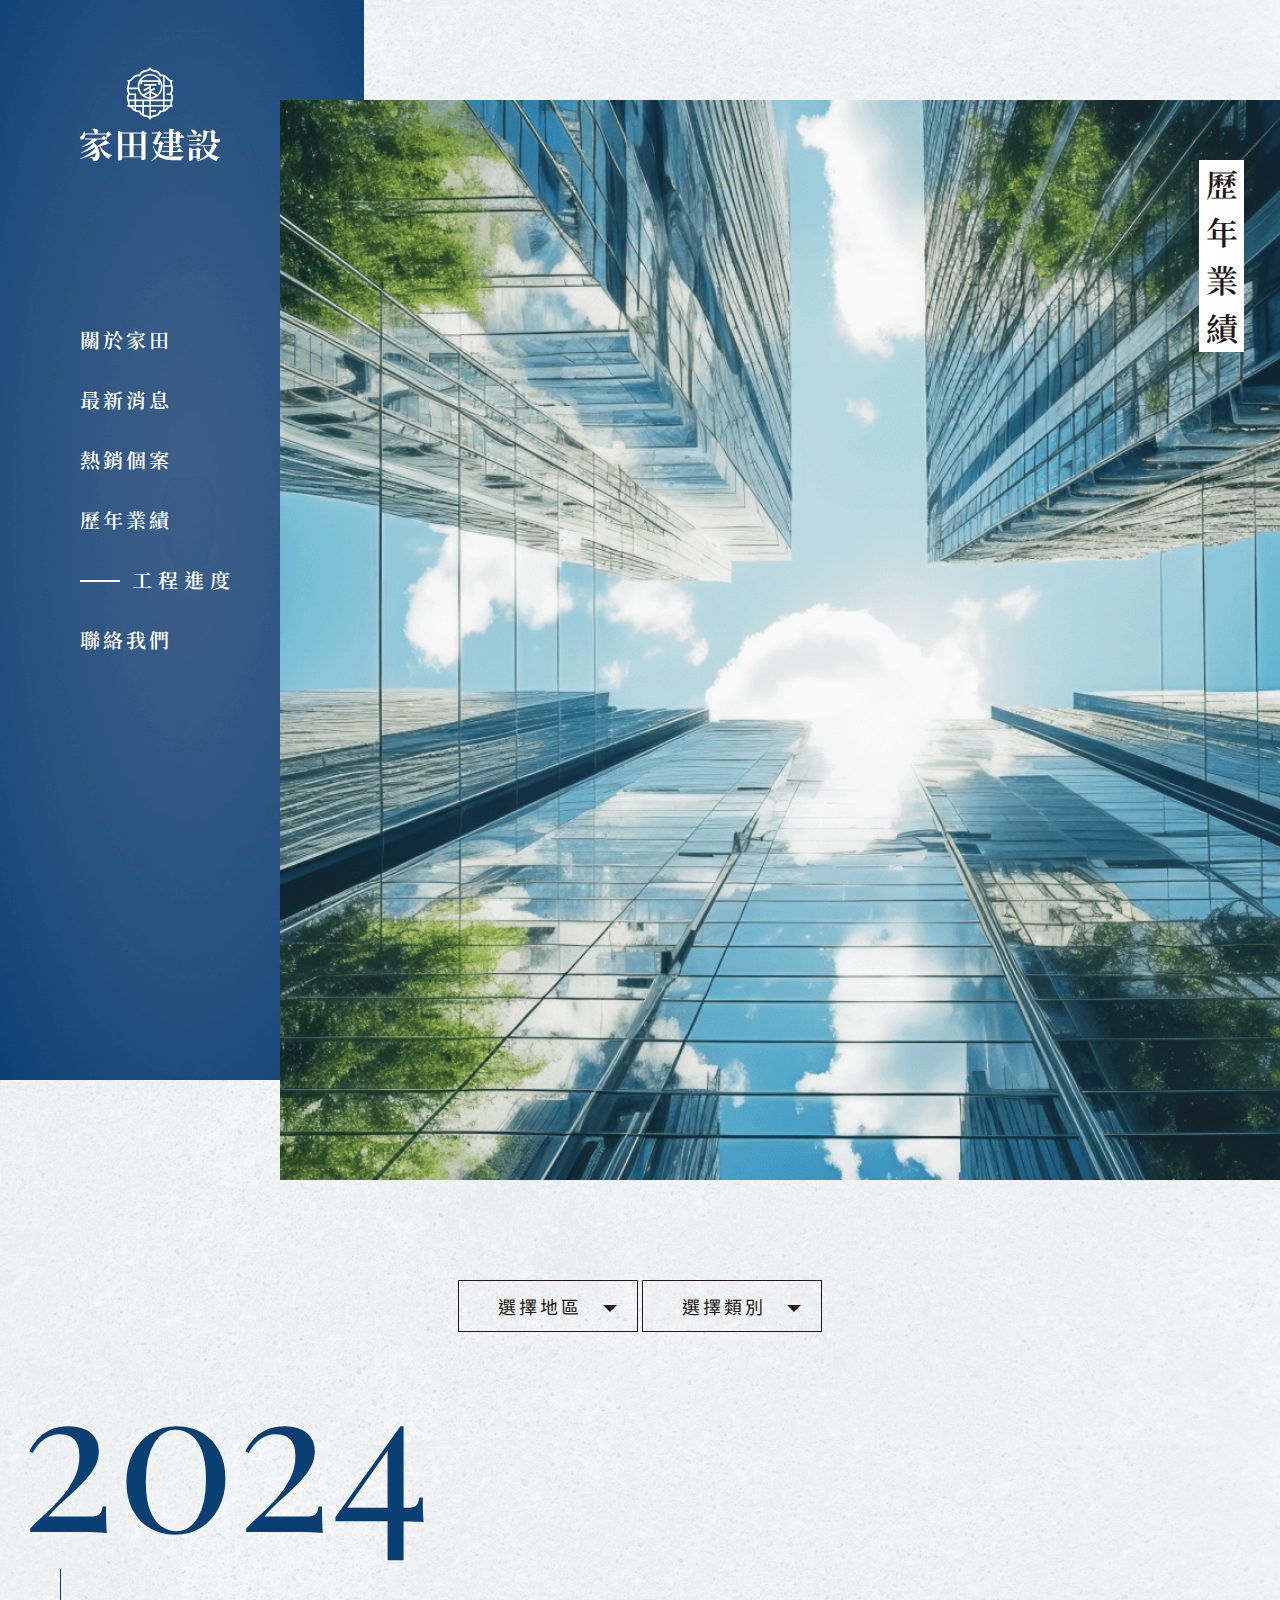
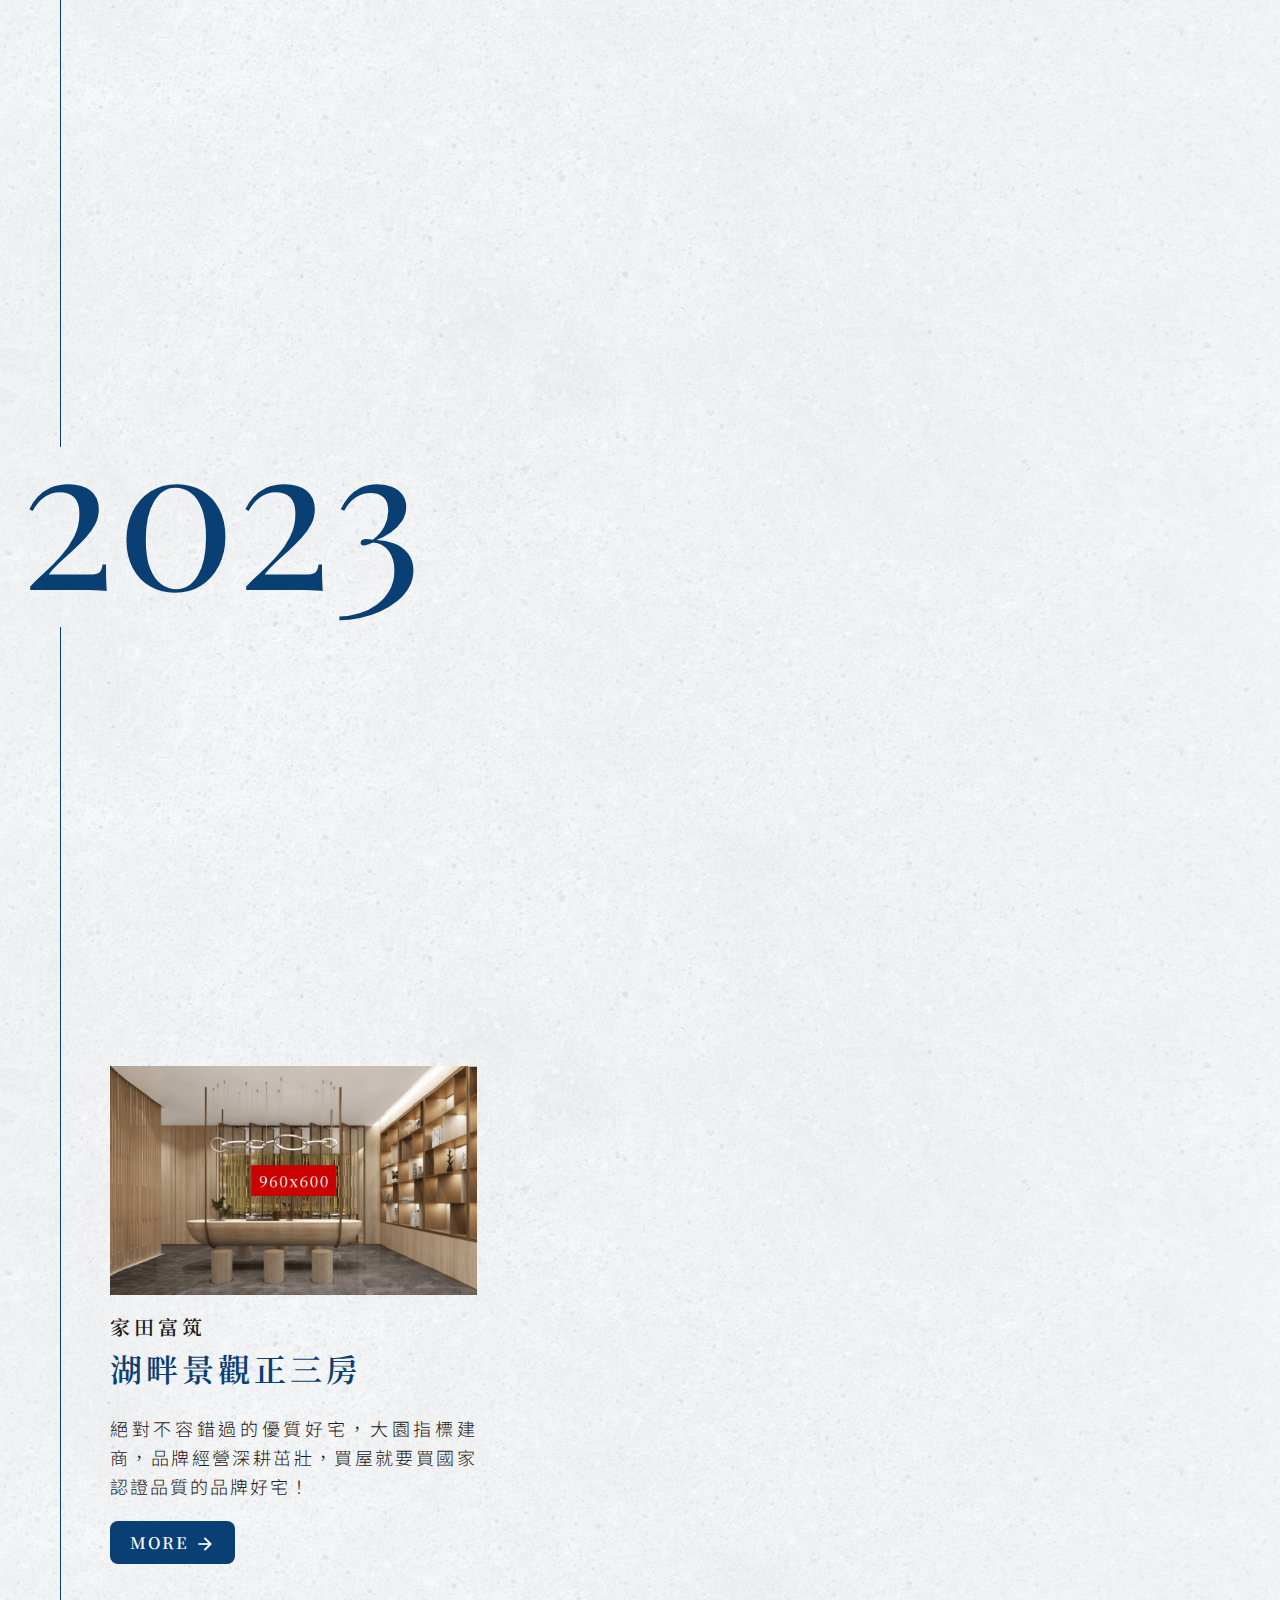
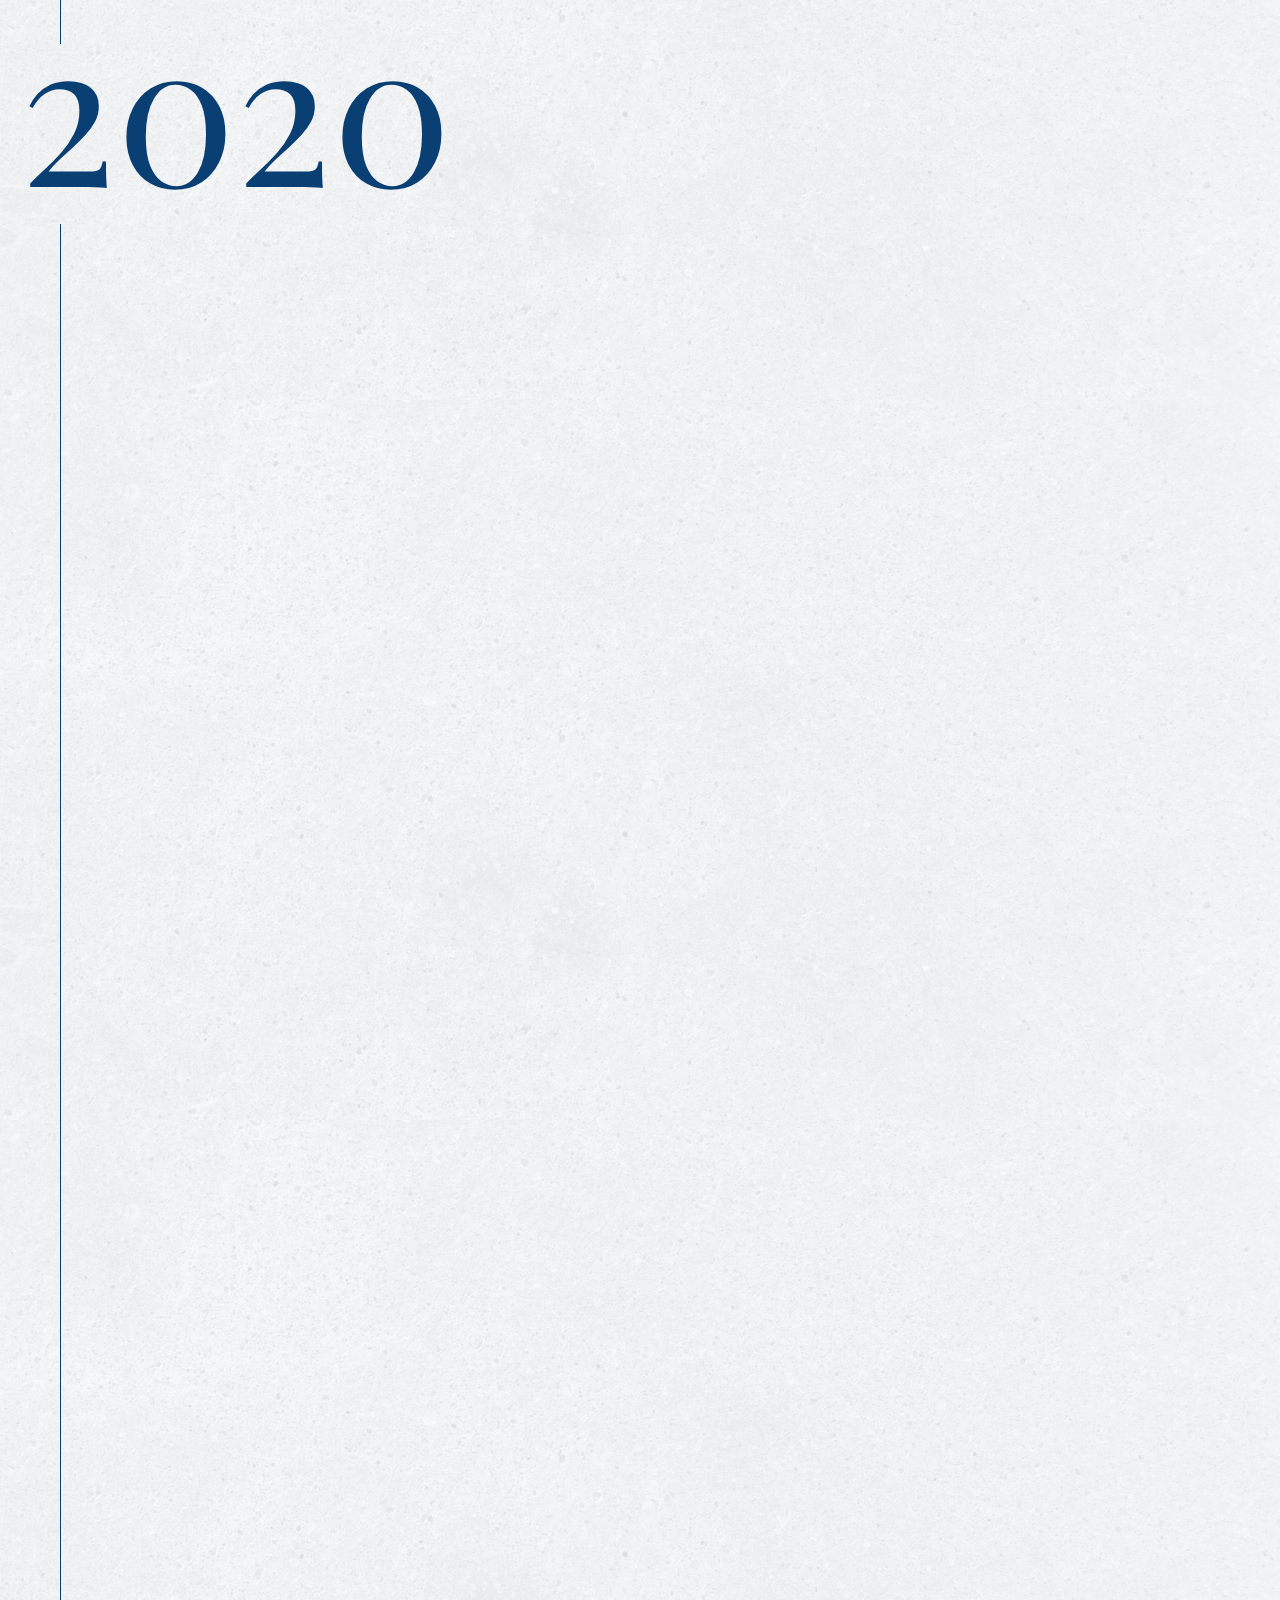
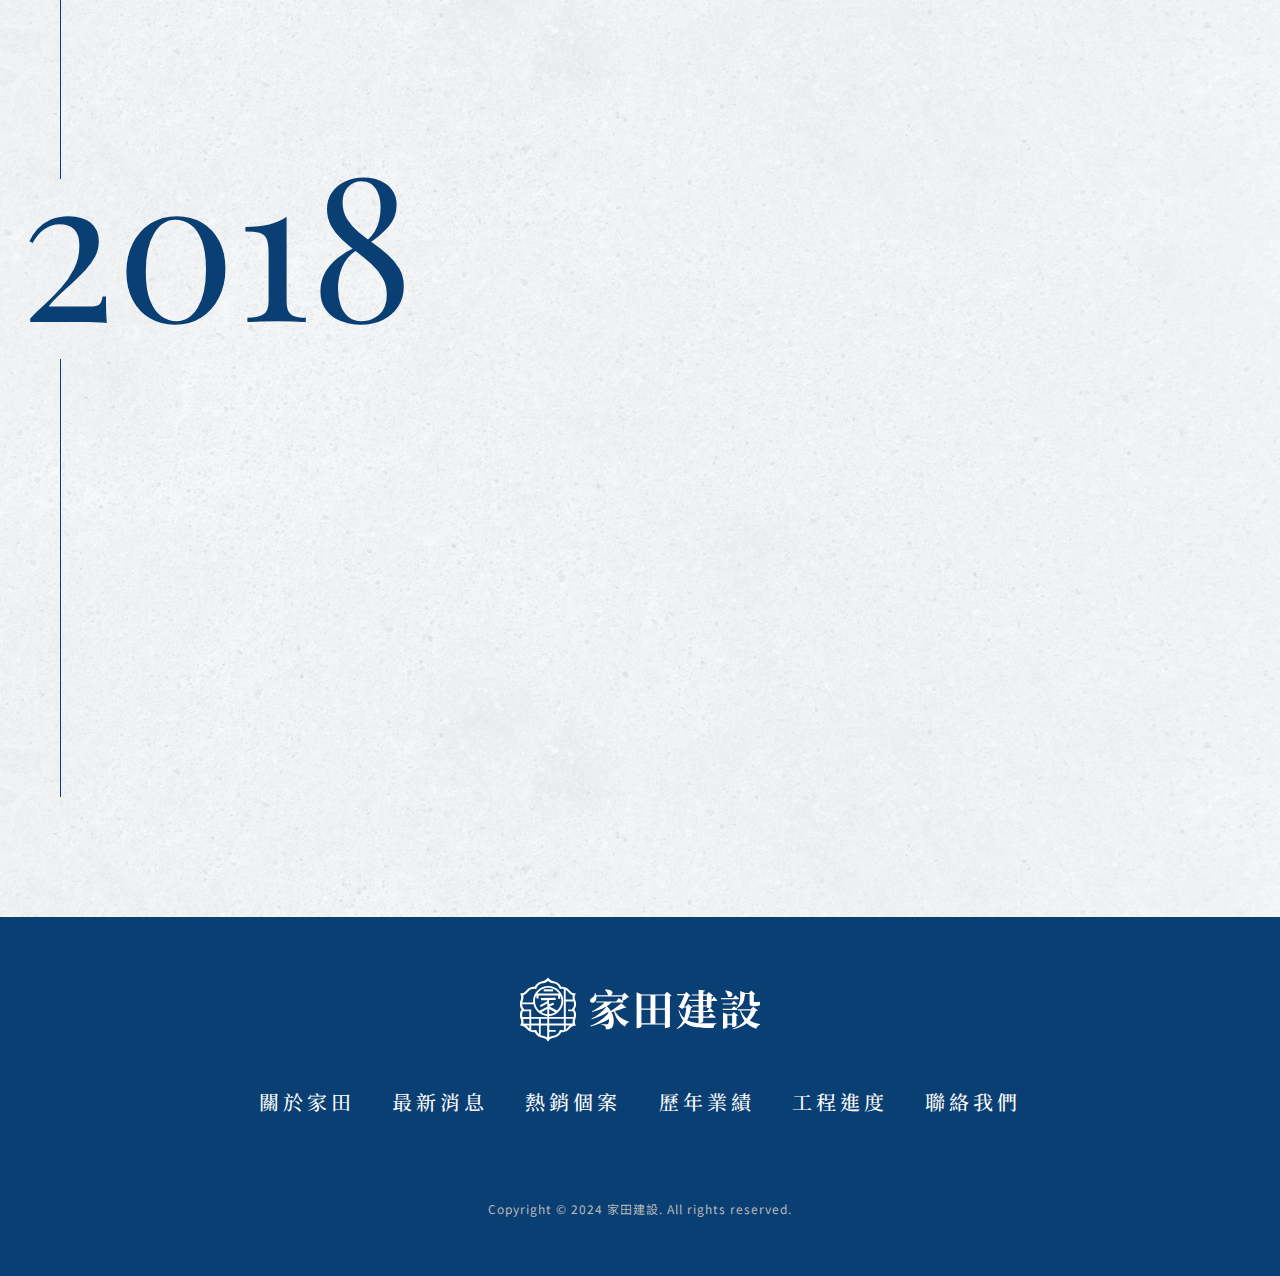
<file: history.html>
<!DOCTYPE html>

<head>
    <meta http-equiv="Content-Type" content="text/html; charset=utf-8" />
    <meta name="viewport" content="width=device-width, initial-scale=1, minimum-scale=1, maximum-scale=1">
    <title>家田建設</title>
    <meta name="author" content="" />
    <meta name="description" content="" />
    <meta name="keywords" content="" />
    <meta name="Resource-type" content="" />
    <link rel="icon" href="logo.ico">
    <!-- <meta property="og:image" content="../img/index/1200x628.jpg"> -->

    <!-- css -->
    <link rel="stylesheet" type="text/css" href="css/reset.css" />
    <link rel="stylesheet" type="text/css" href="css/animate.css" />
    <link rel="stylesheet" type="text/css" href="css/history.css" />
    <!-- js -->
    <script src="https://code.jquery.com/jquery-1.12.4.min.js"></script>
    <script src="https://cdnjs.cloudflare.com/ajax/libs/jquery/2.1.3/jquery.min.js"></script>
    <script src="js/wow.min.js"></script>
    <!-- <script src="js/pagination.min.js"></script> -->


</head>

<body>

    <section>
        <div class="top">
            <header id="header"></header>
            <div class="top_kv">
                <div class="photo_outer">
                    <div class="photo pc" style="background-image: url(img/history_kv_img.png)">
                    </div>
                    <div class="photo mob" style="background-image: url(img/history_kv_img_mob.png)">
                    </div>
                </div>
                <div class="title">
                    <span class="animate wow fadeIn" data-wow-duration="2s" data-wow-delay="0.1s">歷</span>
                    <span class="animate wow fadeIn" data-wow-duration="2s" data-wow-delay="0.3s">年</span>
                    <span class="animate wow fadeIn" data-wow-duration="2s" data-wow-delay="0.5s">業</span>
                    <span class="animate wow fadeIn" data-wow-duration="2s" data-wow-delay="0.7s">績</span>
                </div>
            </div>
        </div>
        <div class="history_frame">
            <div class="container">
                <div class="history_filter">
                    <ul>
                        <li>
                            <select>
                                <option>選擇地區</option>
                                <option>北區</option>
                                <option>中區</option>
                                <option>南區</option>
                                <option>東區</option>
                            </select>   
                        </li>
                        <li>
                            <select>
                                <option>選擇類別</option>
                                <option>電梯華廈</option>
                                <option>公寓</option>
                                <option>透天住宅</option>
                            </select>   
                        </li>
                    </ul>
                </div>
                <div class="history_all">
                    <div class="year_outer">
                        <div class="year">2024</div>
                        <div class="item wow fadeIn" data-wow-duration="2s" data-wow-delay="0.1s">
                            <a href="casepage.html">
                                <div class="photo">
                                    <img src="img/progress_img.png" alt="">
                                </div>
                                <div class="info">
                                    <h5>家田富筑</h5>
                                    <h2>湖畔景觀正三房</h2>
                                    <p>絕對不容錯過的優質好宅，大園指標建商，品牌經營深耕茁壯，買屋就要買國家認證品質的品牌好宅！</p>
                                </div>
                                <div class="link">
                                    more
                                    <span class="material-icons">
                                        arrow_forward
                                    </span>
                                </div>
                            </a>
                        </div>
                        <div class="item wow fadeIn" data-wow-duration="2s" data-wow-delay="0.3s">
                            <a href="casepage.html">
                                <div class="photo">
                                    <img src="img/progress_img.png" alt="">
                                </div>
                                <div class="info">
                                    <h5>家田富筑</h5>
                                    <h2>湖畔景觀正三房</h2>
                                    <p>絕對不容錯過的優質好宅，大園指標建商，品牌經營深耕茁壯，買屋就要買國家認證品質的品牌好宅！</p>
                                </div>
                                <div class="link">
                                    more
                                    <span class="material-icons">
                                        arrow_forward
                                    </span>
                                </div>
                            </a>
                        </div>
                    </div>
                    <div class="year_outer">
                        <div class="year">2023</div>
                        <div class="item wow fadeIn" data-wow-duration="2s" data-wow-delay="0.2s">
                            <a href="casepage.html">
                                <div class="photo">
                                    <img src="img/progress_img.png" alt="">
                                </div>
                                <div class="info">
                                    <h5>家田富筑</h5>
                                    <h2>湖畔景觀正三房</h2>
                                    <p>絕對不容錯過的優質好宅，大園指標建商，品牌經營深耕茁壯，買屋就要買國家認證品質的品牌好宅！</p>
                                </div>
                                <div class="link">
                                    more
                                    <span class="material-icons">
                                        arrow_forward
                                    </span>
                                </div>
                            </a>
                        </div>
                        <div class="item wow fadeIn" data-wow-duration="2s" data-wow-delay="0.4s">
                            <a href="casepage.html">
                                <div class="photo">
                                    <img src="img/progress_img.png" alt="">
                                </div>
                                <div class="info">
                                    <h5>家田富筑</h5>
                                    <h2>湖畔景觀正三房</h2>
                                    <p>絕對不容錯過的優質好宅，大園指標建商，品牌經營深耕茁壯，買屋就要買國家認證品質的品牌好宅！</p>
                                </div>
                                <div class="link">
                                    more
                                    <span class="material-icons">
                                        arrow_forward
                                    </span>
                                </div>
                            </a>
                        </div>
                        <div class="item wow fadeIn" data-wow-duration="2s" data-wow-delay="0.6s">
                            <a href="casepage.html">
                                <div class="photo">
                                    <img src="img/progress_img.png" alt="">
                                </div>
                                <div class="info">
                                    <h5>家田富筑</h5>
                                    <h2>湖畔景觀正三房</h2>
                                    <p>絕對不容錯過的優質好宅，大園指標建商，品牌經營深耕茁壯，買屋就要買國家認證品質的品牌好宅！</p>
                                </div>
                                <div class="link">
                                    more
                                    <span class="material-icons">
                                        arrow_forward
                                    </span>
                                </div>
                            </a>
                        </div>
                        <div class="item">
                            <a href="casepage.html">
                                <div class="photo">
                                    <img src="img/progress_img.png" alt="">
                                </div>
                                <div class="info">
                                    <h5>家田富筑</h5>
                                    <h2>湖畔景觀正三房</h2>
                                    <p>絕對不容錯過的優質好宅，大園指標建商，品牌經營深耕茁壯，買屋就要買國家認證品質的品牌好宅！</p>
                                </div>
                                <div class="link">
                                    more
                                    <span class="material-icons">
                                        arrow_forward
                                    </span>
                                </div>
                            </a>
                        </div>
                    </div>
                    <div class="year_outer">
                        <div class="year">2020</div>
                        <div class="item wow fadeIn" data-wow-duration="2s" data-wow-delay="0.1s">
                            <a href="casepage.html">
                                <div class="photo">
                                    <img src="img/progress_img.png" alt="">
                                </div>
                                <div class="info">
                                    <h5>家田富筑</h5>
                                    <h2>湖畔景觀正三房</h2>
                                    <p>絕對不容錯過的優質好宅，大園指標建商，品牌經營深耕茁壯，買屋就要買國家認證品質的品牌好宅！</p>
                                </div>
                                <div class="link">
                                    more
                                    <span class="material-icons">
                                        arrow_forward
                                    </span>
                                </div>
                            </a>
                        </div>
                        <div class="item wow fadeIn" data-wow-duration="2s" data-wow-delay="0.3s">
                            <a href="casepage.html">
                                <div class="photo">
                                    <img src="img/progress_img.png" alt="">
                                </div>
                                <div class="info">
                                    <h5>家田富筑</h5>
                                    <h2>湖畔景觀正三房</h2>
                                    <p>絕對不容錯過的優質好宅，大園指標建商，品牌經營深耕茁壯，買屋就要買國家認證品質的品牌好宅！</p>
                                </div>
                                <div class="link">
                                    more
                                    <span class="material-icons">
                                        arrow_forward
                                    </span>
                                </div>
                            </a>
                        </div>
                        <div class="item wow fadeIn" data-wow-duration="2s" data-wow-delay="0.5s">
                            <a href="casepage.html">
                                <div class="photo">
                                    <img src="img/progress_img.png" alt="">
                                </div>
                                <div class="info">
                                    <h5>家田富筑</h5>
                                    <h2>湖畔景觀正三房</h2>
                                    <p>絕對不容錯過的優質好宅，大園指標建商，品牌經營深耕茁壯，買屋就要買國家認證品質的品牌好宅！</p>
                                </div>
                                <div class="link">
                                    more
                                    <span class="material-icons">
                                        arrow_forward
                                    </span>
                                </div>
                            </a>
                        </div>
                        <div class="item wow fadeIn" data-wow-duration="2s" data-wow-delay="0.2s">
                            <a href="casepage.html">
                                <div class="photo">
                                    <img src="img/progress_img.png" alt="">
                                </div>
                                <div class="info">
                                    <h5>家田富筑</h5>
                                    <h2>湖畔景觀正三房</h2>
                                    <p>絕對不容錯過的優質好宅，大園指標建商，品牌經營深耕茁壯，買屋就要買國家認證品質的品牌好宅！</p>
                                </div>
                                <div class="link">
                                    more
                                    <span class="material-icons">
                                        arrow_forward
                                    </span>
                                </div>
                            </a>
                        </div>
                        <div class="item wow fadeIn" data-wow-duration="2s" data-wow-delay="0.4s">
                            <a href="casepage.html">
                                <div class="photo">
                                    <img src="img/progress_img.png" alt="">
                                </div>
                                <div class="info">
                                    <h5>家田富筑</h5>
                                    <h2>湖畔景觀正三房</h2>
                                    <p>絕對不容錯過的優質好宅，大園指標建商，品牌經營深耕茁壯，買屋就要買國家認證品質的品牌好宅！</p>
                                </div>
                                <div class="link">
                                    more
                                    <span class="material-icons">
                                        arrow_forward
                                    </span>
                                </div>
                            </a>
                        </div>
                        <div class="item wow fadeIn" data-wow-duration="2s" data-wow-delay="0.6s">
                            <a href="casepage.html">
                                <div class="photo">
                                    <img src="img/progress_img.png" alt="">
                                </div>
                                <div class="info">
                                    <h5>家田富筑</h5>
                                    <h2>湖畔景觀正三房</h2>
                                    <p>絕對不容錯過的優質好宅，大園指標建商，品牌經營深耕茁壯，買屋就要買國家認證品質的品牌好宅！</p>
                                </div>
                                <div class="link">
                                    more
                                    <span class="material-icons">
                                        arrow_forward
                                    </span>
                                </div>
                            </a>
                        </div>
                        <div class="item wow fadeIn" data-wow-duration="2s" data-wow-delay="0.1s">
                            <a href="casepage.html">
                                <div class="photo">
                                    <img src="img/progress_img.png" alt="">
                                </div>
                                <div class="info">
                                    <h5>家田富筑</h5>
                                    <h2>湖畔景觀正三房</h2>
                                    <p>絕對不容錯過的優質好宅，大園指標建商，品牌經營深耕茁壯，買屋就要買國家認證品質的品牌好宅！</p>
                                </div>
                                <div class="link">
                                    more
                                    <span class="material-icons">
                                        arrow_forward
                                    </span>
                                </div>
                            </a>
                        </div>
                    </div>
                    <div class="year_outer">
                        <div class="year">2018</div>
                        <div class="item wow fadeIn" data-wow-duration="2s" data-wow-delay="0.1s">
                            <a href="casepage.html">
                                <div class="photo">
                                    <img src="img/progress_img.png" alt="">
                                </div>
                                <div class="info">
                                    <h5>家田富筑</h5>
                                    <h2>湖畔景觀正三房</h2>
                                    <p>絕對不容錯過的優質好宅，大園指標建商，品牌經營深耕茁壯，買屋就要買國家認證品質的品牌好宅！</p>
                                </div>
                                <div class="link">
                                    more
                                    <span class="material-icons">
                                        arrow_forward
                                    </span>
                                </div>
                            </a>
                        </div>
                    </div>
                </div>
            </div>
        </div>
    </section>

    <footer id="footer"></footer>

</body>
<script>
    $(document).ready(function () {
        new WOW().init();

        $('#header').load('page/header.html');
        $('#footer').load('page/footer.html');
    })


    //select
    /* Reference: http://jsfiddle.net/BB3JK/47/ */

    $('select').each(function () {
        var $this = $(this), numberOfOptions = $(this).children('option').length;

        $this.addClass('select-hidden');
        $this.wrap('<div class="select"></div>');
        $this.after('<div class="select-styled"></div>');

        var $styledSelect = $this.next('div.select-styled');
        $styledSelect.text($this.children('option').eq(0).text());

        var $list = $('<ul />', {
            'class': 'select-options'
        }).insertAfter($styledSelect);

        for (var i = 0; i < numberOfOptions; i++) {
            $('<li />', {
                text: $this.children('option').eq(i).text(),
                rel: $this.children('option').eq(i).val()
            }).appendTo($list);
            if ($this.children('option').eq(i).is(':selected')) {
                $('li[rel="' + $this.children('option').eq(i).val() + '"]').addClass('is-selected')
            }
        }

        var $listItems = $list.children('li');

        $styledSelect.click(function (e) {
            e.stopPropagation();
            $('div.select-styled.active').not(this).each(function () {
                $(this).removeClass('active').next('ul.select-options').hide();
            });
            $(this).toggleClass('active').next('ul.select-options').toggle();
        });

        $listItems.click(function (e) {
            e.stopPropagation();
            $styledSelect.text($(this).text()).removeClass('active');
            $this.val($(this).attr('rel'));
            $list.find('li.is-selected').removeClass('is-selected');
            $list.find('li[rel="' + $(this).attr('rel') + '"]').addClass('is-selected');
            $list.hide();
            //console.log($this.val());
        });

        $(document).click(function () {
            $styledSelect.removeClass('active');
            $list.hide();
        });

    });

</script>

</html>
</file>
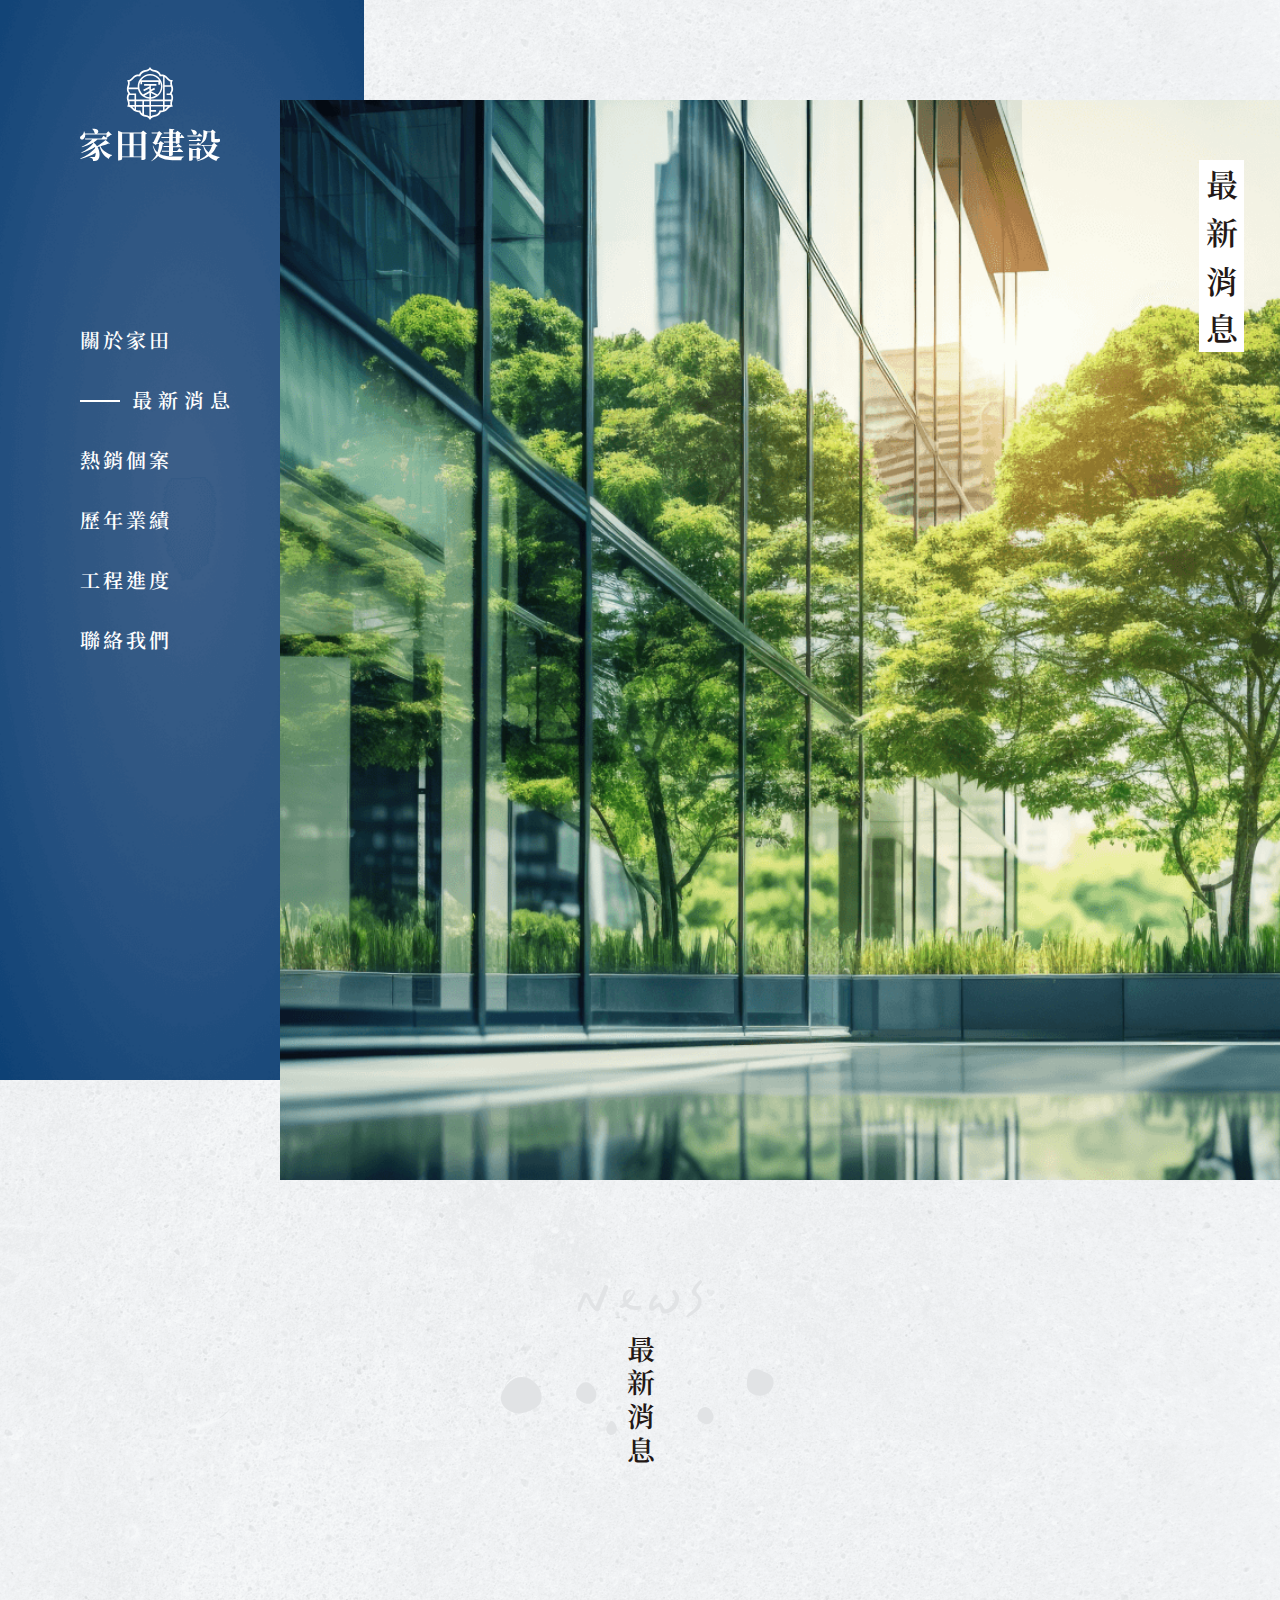
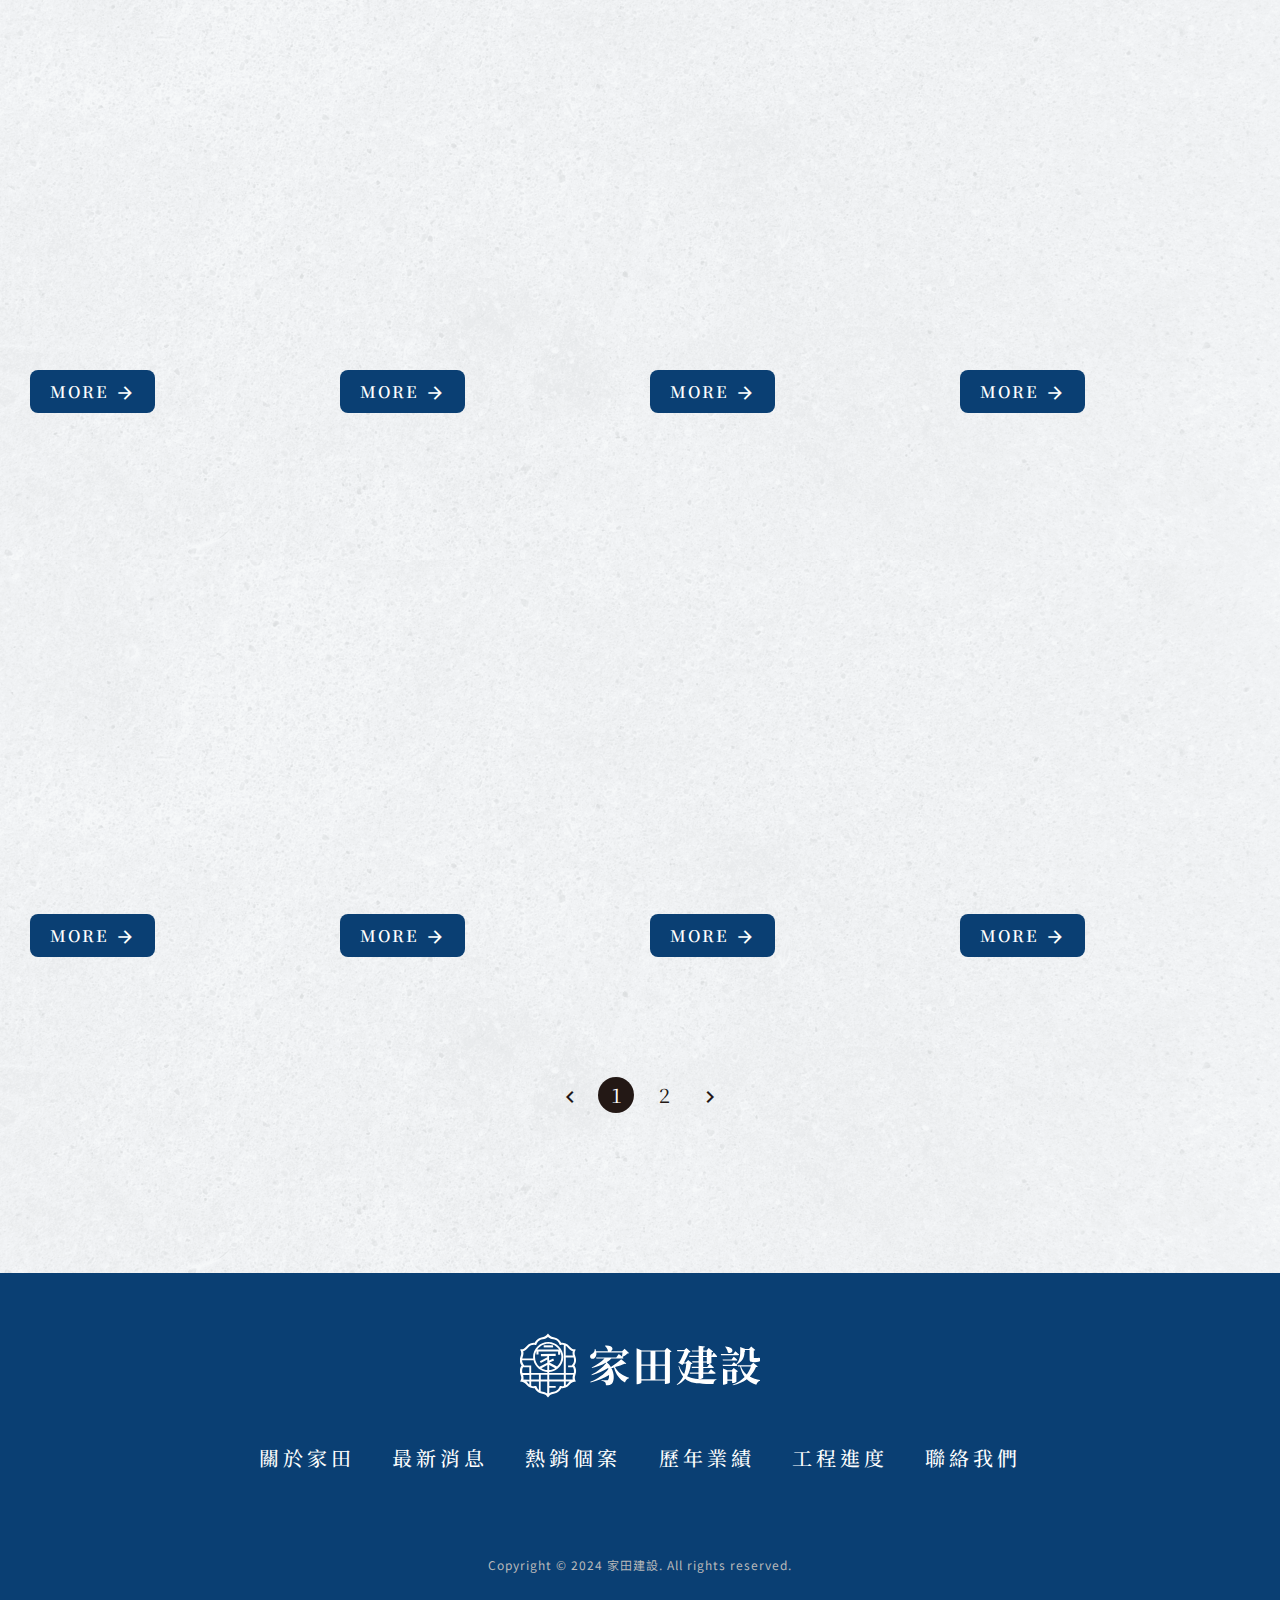
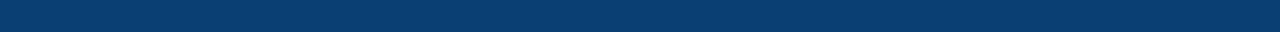
<file: news.html>
<!DOCTYPE html>

<head>
    <meta http-equiv="Content-Type" content="text/html; charset=utf-8" />
    <meta name="viewport" content="width=device-width, initial-scale=1, minimum-scale=1, maximum-scale=1">
    <title>家田建設</title>
    <meta name="author" content="" />
    <meta name="description" content="" />
    <meta name="keywords" content="" />
    <meta name="Resource-type" content="" />
    <link rel="icon" href="logo.ico">
    <!-- <meta property="og:image" content="../img/index/1200x628.jpg"> -->

    <!-- css -->
    <link rel="stylesheet" type="text/css" href="css/reset.css" />
    <link rel="stylesheet" type="text/css" href="css/animate.css" />
    <link rel="stylesheet" type="text/css" href="css/news.css" />
    <!-- js -->
    <script src="https://code.jquery.com/jquery-1.12.4.min.js"></script>
    <script src="https://cdnjs.cloudflare.com/ajax/libs/jquery/2.1.3/jquery.min.js"></script>
    <script src="js/wow.min.js"></script>
    <script src="js/pagination.min.js"></script>


</head>

<body>

    <section>
        <div class="top">
            <header id="header"></header>
            <div class="top_kv">
                <div class="photo_outer">
                    <div class="photo pc" style="background-image: url(img/news_kv_img.png)">
                    </div>
                    <div class="photo mob" style="background-image: url(img/news_kv_img_mob.png)">
                    </div>
                </div>
                <div class="title">
                    <span class="animate wow fadeIn" data-wow-duration="2s" data-wow-delay="0.1s">最</span>
                    <span class="animate wow fadeIn" data-wow-duration="2s" data-wow-delay="0.3s">新</span>
                    <span class="animate wow fadeIn" data-wow-duration="2s" data-wow-delay="0.5s">消</span>
                    <span class="animate wow fadeIn" data-wow-duration="2s" data-wow-delay="0.7s">息</span>
                </div>
            </div>
        </div>
        <div class="news_frame">
            <div class="container">
                <div class="news_topic">
                    <img src="img/News.svg" alt="">
                    <div class="title">最新消息</div>
                </div>
                <div class="news_all">
                    <input type='hidden' id='current_page' />
                    <input type='hidden' id='show_per_page' />
                    <div id="pagingBox" class="pagingBox">
                        <div class="item">
                            <a href="newspage.html">
                                <div class="photo wow fadeIn" data-wow-duration="2s" data-wow-delay="0.1s">
                                    <img src="img/news_img.png" alt="">
                                </div>
                                <div class="info">
                                    <h6 class="wow fadeIn" data-wow-duration="2s" data-wow-delay="0.1s">2024.05.22</h6>
                                    <h5 class="wow fadeIn" data-wow-duration="2s" data-wow-delay="0.3s">家田建設榮獲公共工程金品獎家田建設榮獲公共工程金品獎</h5>
                                    <p class="wow fadeIn" data-wow-duration="2s" data-wow-delay="0.5s">2021年桃園市公共工程最高榮譽「金品獎」，由家田建設旗下勁竹營造一舉奪下「優等」及「佳作」雙獎項，其個案「家田富筑」更是國家榮耀殊榮加身，由政府認證把關，工程項目扎實，備受民眾肯定與親賴，也如「家田富筑」個案案名意象，因大園田地的被徵收，依照希望能幫後代種福田的概念，從最開始的工程項目就打下對未來最有幫助的穩固基礎。
                                    </p>
                                </div>
                                <div class="link">
                                    more
                                    <span class="material-icons">
                                        arrow_forward
                                    </span>
                                </div>
                            </a>
                        </div>
                        <div class="item">
                            <a href="newspage.html">
                                <div class="photo wow fadeIn" data-wow-duration="2s" data-wow-delay="0.1s">
                                    <img src="img/news_img.png" alt="">
                                </div>
                                <div class="info">
                                    <h6 class="wow fadeIn" data-wow-duration="2s" data-wow-delay="0.1s">2024.05.22</h6>
                                    <h5 class="wow fadeIn" data-wow-duration="2s" data-wow-delay="0.3s">家田建設榮獲公共工程金品獎家田建設榮獲公共工程金品獎</h5>
                                    <p class="wow fadeIn" data-wow-duration="2s" data-wow-delay="0.5s">2021年桃園市公共工程最高榮譽「金品獎」，由家田建設旗下勁竹營造一舉奪下「優等」及「佳作」雙獎項，其個案「家田富筑」更是國家榮耀殊榮加身，由政府認證把關，工程項目扎實，備受民眾肯定與親賴，也如「家田富筑」個案案名意象，因大園田地的被徵收，依照希望能幫後代種福田的概念，從最開始的工程項目就打下對未來最有幫助的穩固基礎。
                                    </p>
                                </div>
                                <div class="link">
                                    more
                                    <span class="material-icons">
                                        arrow_forward
                                    </span>
                                </div>
                            </a>
                        </div>
                        <div class="item">
                            <a href="newspage.html">
                                <div class="photo wow fadeIn" data-wow-duration="2s" data-wow-delay="0.1s">
                                    <img src="img/news_img.png" alt="">
                                </div>
                                <div class="info">
                                    <h6 class="wow fadeIn" data-wow-duration="2s" data-wow-delay="0.1s">2024.05.22</h6>
                                    <h5 class="wow fadeIn" data-wow-duration="2s" data-wow-delay="0.3s">家田建設榮獲公共工程金品獎家田建設榮獲公共工程金品獎</h5>
                                    <p class="wow fadeIn" data-wow-duration="2s" data-wow-delay="0.5s">2021年桃園市公共工程最高榮譽「金品獎」，由家田建設旗下勁竹營造一舉奪下「優等」及「佳作」雙獎項，其個案「家田富筑」更是國家榮耀殊榮加身，由政府認證把關，工程項目扎實，備受民眾肯定與親賴，也如「家田富筑」個案案名意象，因大園田地的被徵收，依照希望能幫後代種福田的概念，從最開始的工程項目就打下對未來最有幫助的穩固基礎。
                                    </p>
                                </div>
                                <div class="link">
                                    more
                                    <span class="material-icons">
                                        arrow_forward
                                    </span>
                                </div>
                            </a>
                        </div>
                        <div class="item">
                            <a href="newspage.html">
                                <div class="photo wow fadeIn" data-wow-duration="2s" data-wow-delay="0.1s">
                                    <img src="img/news_img.png" alt="">
                                </div>
                                <div class="info">
                                    <h6 class="wow fadeIn" data-wow-duration="2s" data-wow-delay="0.1s">2024.05.22</h6>
                                    <h5 class="wow fadeIn" data-wow-duration="2s" data-wow-delay="0.3s">家田建設榮獲公共工程金品獎家田建設榮獲公共工程金品獎</h5>
                                    <p class="wow fadeIn" data-wow-duration="2s" data-wow-delay="0.5s">2021年桃園市公共工程最高榮譽「金品獎」，由家田建設旗下勁竹營造一舉奪下「優等」及「佳作」雙獎項，其個案「家田富筑」更是國家榮耀殊榮加身，由政府認證把關，工程項目扎實，備受民眾肯定與親賴，也如「家田富筑」個案案名意象，因大園田地的被徵收，依照希望能幫後代種福田的概念，從最開始的工程項目就打下對未來最有幫助的穩固基礎。
                                    </p>
                                </div>
                                <div class="link">
                                    more
                                    <span class="material-icons">
                                        arrow_forward
                                    </span>
                                </div>
                            </a>
                        </div>
                        <div class="item">
                            <a href="newspage.html">
                                <div class="photo wow fadeIn" data-wow-duration="2s" data-wow-delay="0.1s">
                                    <img src="img/news_img.png" alt="">
                                </div>
                                <div class="info">
                                    <h6 class="wow fadeIn" data-wow-duration="2s" data-wow-delay="0.1s">2024.05.22</h6>
                                    <h5 class="wow fadeIn" data-wow-duration="2s" data-wow-delay="0.3s">家田建設榮獲公共工程金品獎家田建設榮獲公共工程金品獎</h5>
                                    <p class="wow fadeIn" data-wow-duration="2s" data-wow-delay="0.5s">2021年桃園市公共工程最高榮譽「金品獎」，由家田建設旗下勁竹營造一舉奪下「優等」及「佳作」雙獎項，其個案「家田富筑」更是國家榮耀殊榮加身，由政府認證把關，工程項目扎實，備受民眾肯定與親賴，也如「家田富筑」個案案名意象，因大園田地的被徵收，依照希望能幫後代種福田的概念，從最開始的工程項目就打下對未來最有幫助的穩固基礎。
                                    </p>
                                </div>
                                <div class="link">
                                    more
                                    <span class="material-icons">
                                        arrow_forward
                                    </span>
                                </div>
                            </a>
                        </div>
                        <div class="item">
                            <a href="newspage.html">
                                <div class="photo wow fadeIn" data-wow-duration="2s" data-wow-delay="0.1s">
                                    <img src="img/news_img.png" alt="">
                                </div>
                                <div class="info">
                                    <h6 class="wow fadeIn" data-wow-duration="2s" data-wow-delay="0.1s">2024.05.22</h6>
                                    <h5 class="wow fadeIn" data-wow-duration="2s" data-wow-delay="0.3s">家田建設榮獲公共工程金品獎家田建設榮獲公共工程金品獎</h5>
                                    <p class="wow fadeIn" data-wow-duration="2s" data-wow-delay="0.5s">2021年桃園市公共工程最高榮譽「金品獎」，由家田建設旗下勁竹營造一舉奪下「優等」及「佳作」雙獎項，其個案「家田富筑」更是國家榮耀殊榮加身，由政府認證把關，工程項目扎實，備受民眾肯定與親賴，也如「家田富筑」個案案名意象，因大園田地的被徵收，依照希望能幫後代種福田的概念，從最開始的工程項目就打下對未來最有幫助的穩固基礎。
                                    </p>
                                </div>
                                <div class="link">
                                    more
                                    <span class="material-icons">
                                        arrow_forward
                                    </span>
                                </div>
                            </a>
                        </div>
                        <div class="item">
                            <a href="newspage.html">
                                <div class="photo wow fadeIn" data-wow-duration="2s" data-wow-delay="0.1s">
                                    <img src="img/news_img.png" alt="">
                                </div>
                                <div class="info">
                                    <h6 class="wow fadeIn" data-wow-duration="2s" data-wow-delay="0.1s">2024.05.22</h6>
                                    <h5 class="wow fadeIn" data-wow-duration="2s" data-wow-delay="0.3s">家田建設榮獲公共工程金品獎家田建設榮獲公共工程金品獎</h5>
                                    <p class="wow fadeIn" data-wow-duration="2s" data-wow-delay="0.5s">2021年桃園市公共工程最高榮譽「金品獎」，由家田建設旗下勁竹營造一舉奪下「優等」及「佳作」雙獎項，其個案「家田富筑」更是國家榮耀殊榮加身，由政府認證把關，工程項目扎實，備受民眾肯定與親賴，也如「家田富筑」個案案名意象，因大園田地的被徵收，依照希望能幫後代種福田的概念，從最開始的工程項目就打下對未來最有幫助的穩固基礎。
                                    </p>
                                </div>
                                <div class="link">
                                    more
                                    <span class="material-icons">
                                        arrow_forward
                                    </span>
                                </div>
                            </a>
                        </div>
                        <div class="item">
                            <a href="newspage.html">
                                <div class="photo wow fadeIn" data-wow-duration="2s" data-wow-delay="0.1s">
                                    <img src="img/news_img.png" alt="">
                                </div>
                                <div class="info">
                                    <h6 class="wow fadeIn" data-wow-duration="2s" data-wow-delay="0.1s">2024.05.22</h6>
                                    <h5 class="wow fadeIn" data-wow-duration="2s" data-wow-delay="0.3s">家田建設榮獲公共工程金品獎家田建設榮獲公共工程金品獎</h5>
                                    <p class="wow fadeIn" data-wow-duration="2s" data-wow-delay="0.5s">2021年桃園市公共工程最高榮譽「金品獎」，由家田建設旗下勁竹營造一舉奪下「優等」及「佳作」雙獎項，其個案「家田富筑」更是國家榮耀殊榮加身，由政府認證把關，工程項目扎實，備受民眾肯定與親賴，也如「家田富筑」個案案名意象，因大園田地的被徵收，依照希望能幫後代種福田的概念，從最開始的工程項目就打下對未來最有幫助的穩固基礎。
                                    </p>
                                </div>
                                <div class="link">
                                    more
                                    <span class="material-icons">
                                        arrow_forward
                                    </span>
                                </div>
                            </a>
                        </div>
                        <div class="item">
                            <a href="newspage.html">
                                <div class="photo wow fadeIn" data-wow-duration="2s" data-wow-delay="0.1s">
                                    <img src="img/news_img.png" alt="">
                                </div>
                                <div class="info">
                                    <h6 class="wow fadeIn" data-wow-duration="2s" data-wow-delay="0.1s">2024.05.22</h6>
                                    <h5 class="wow fadeIn" data-wow-duration="2s" data-wow-delay="0.3s">家田建設榮獲公共工程金品獎家田建設榮獲公共工程金品獎</h5>
                                    <p class="wow fadeIn" data-wow-duration="2s" data-wow-delay="0.5s">2021年桃園市公共工程最高榮譽「金品獎」，由家田建設旗下勁竹營造一舉奪下「優等」及「佳作」雙獎項，其個案「家田富筑」更是國家榮耀殊榮加身，由政府認證把關，工程項目扎實，備受民眾肯定與親賴，也如「家田富筑」個案案名意象，因大園田地的被徵收，依照希望能幫後代種福田的概念，從最開始的工程項目就打下對未來最有幫助的穩固基礎。
                                    </p>
                                </div>
                                <div class="link">
                                    more
                                    <span class="material-icons">
                                        arrow_forward
                                    </span>
                                </div>
                            </a>
                        </div>
                        <div class="item">
                            <a href="newspage.html">
                                <div class="photo wow fadeIn" data-wow-duration="2s" data-wow-delay="0.1s">
                                    <img src="img/news_img.png" alt="">
                                </div>
                                <div class="info">
                                    <h6 class="wow fadeIn" data-wow-duration="2s" data-wow-delay="0.1s">2024.05.22</h6>
                                    <h5 class="wow fadeIn" data-wow-duration="2s" data-wow-delay="0.3s">家田建設榮獲公共工程金品獎家田建設榮獲公共工程金品獎</h5>
                                    <p class="wow fadeIn" data-wow-duration="2s" data-wow-delay="0.5s">2021年桃園市公共工程最高榮譽「金品獎」，由家田建設旗下勁竹營造一舉奪下「優等」及「佳作」雙獎項，其個案「家田富筑」更是國家榮耀殊榮加身，由政府認證把關，工程項目扎實，備受民眾肯定與親賴，也如「家田富筑」個案案名意象，因大園田地的被徵收，依照希望能幫後代種福田的概念，從最開始的工程項目就打下對未來最有幫助的穩固基礎。
                                    </p>
                                </div>
                                <div class="link">
                                    more
                                    <span class="material-icons">
                                        arrow_forward
                                    </span>
                                </div>
                            </a>
                        </div>
                    </div>
                    <div id='page_navigation'></div>
                </div>
            </div>
        </div>
    </section>

    <footer id="footer"></footer>

</body>
<script>
    $(document).ready(function () {
        new WOW().init();

        $('#header').load('page/header.html');
        $('#footer').load('page/footer.html');


        // $('.send').on('click', function () {
        //     setTimeout(() => {
        //         $('.popup_send').removeClass('is_acted');
        //     }, 6000)
        // });
    })

    jQuery(document).ready(function () {

        var show_per_page = 8;

        var number_of_items = $('#pagingBox').children().size();

        var number_of_pages = Math.ceil(number_of_items / show_per_page);

        $('#current_page').val(0);
        $('#show_per_page').val(show_per_page);
        var navigation_html = '<div class="previous_link"><a href="javascript:previous();"><span class="material-icons">chevron_left</span></a></div>';
        var current_link = 0;
        while (number_of_pages > current_link) {
            navigation_html += '<div class="page_link" longdesc="' + current_link + '"><a href="javascript:go_to_page(' + current_link + ')" >' + (current_link + 1) + '</a></div>';
            current_link++;
        }
        navigation_html += '<div class="next_link"><a href="javascript:next();"><span class="material-icons">chevron_right</span></a></div>';

        $('#page_navigation').html(navigation_html);

        $('#page_navigation .page_link:first').addClass('active_page');

        $('#pagingBox').children().css('display', 'none');

        $('#pagingBox').children().slice(0, show_per_page).css('display', 'block');

    });


    //Pagination JS

    function previous() {

        new_page = parseInt($('#current_page').val()) - 1;
        if ($('.active_page').prev('.page_link').length == true) {
            go_to_page(new_page);
        }

    }

    function next() {
        new_page = parseInt($('#current_page').val()) + 1;
        if ($('.active_page').next('.page_link').length == true) {
            go_to_page(new_page);
        }

    }
    function go_to_page(page_num) {

        var show_per_page = parseInt($('#show_per_page').val());

        start_from = page_num * show_per_page;

        end_on = start_from + show_per_page;

        $('#pagingBox').children().css('display', 'none').slice(start_from, end_on).css('display', 'block');

        $('.page_link[longdesc=' + page_num + ']').addClass('active_page').siblings('.active_page').removeClass('active_page');

        $('#current_page').val(page_num);
    }


    //select
    /*
    Reference: http://jsfiddle.net/BB3JK/47/
    */

    $('select').each(function () {
        var $this = $(this), numberOfOptions = $(this).children('option').length;

        $this.addClass('select-hidden');
        $this.wrap('<div class="select"></div>');
        $this.after('<div class="select-styled"></div>');

        var $styledSelect = $this.next('div.select-styled');
        $styledSelect.text($this.children('option').eq(0).text());

        var $list = $('<ul />', {
            'class': 'select-options'
        }).insertAfter($styledSelect);

        for (var i = 0; i < numberOfOptions; i++) {
            $('<li />', {
                text: $this.children('option').eq(i).text(),
                rel: $this.children('option').eq(i).val()
            }).appendTo($list);
            if ($this.children('option').eq(i).is(':selected')) {
                $('li[rel="' + $this.children('option').eq(i).val() + '"]').addClass('is-selected')
            }
        }

        var $listItems = $list.children('li');

        $styledSelect.click(function (e) {
            e.stopPropagation();
            $('div.select-styled.active').not(this).each(function () {
                $(this).removeClass('active').next('ul.select-options').hide();
            });
            $(this).toggleClass('active').next('ul.select-options').toggle();
        });

        $listItems.click(function (e) {
            e.stopPropagation();
            $styledSelect.text($(this).text()).removeClass('active');
            $this.val($(this).attr('rel'));
            $list.find('li.is-selected').removeClass('is-selected');
            $list.find('li[rel="' + $(this).attr('rel') + '"]').addClass('is-selected');
            $list.hide();
            //console.log($this.val());
        });

        $(document).click(function () {
            $styledSelect.removeClass('active');
            $list.hide();
        });

    });

</script>

</html>
</file>
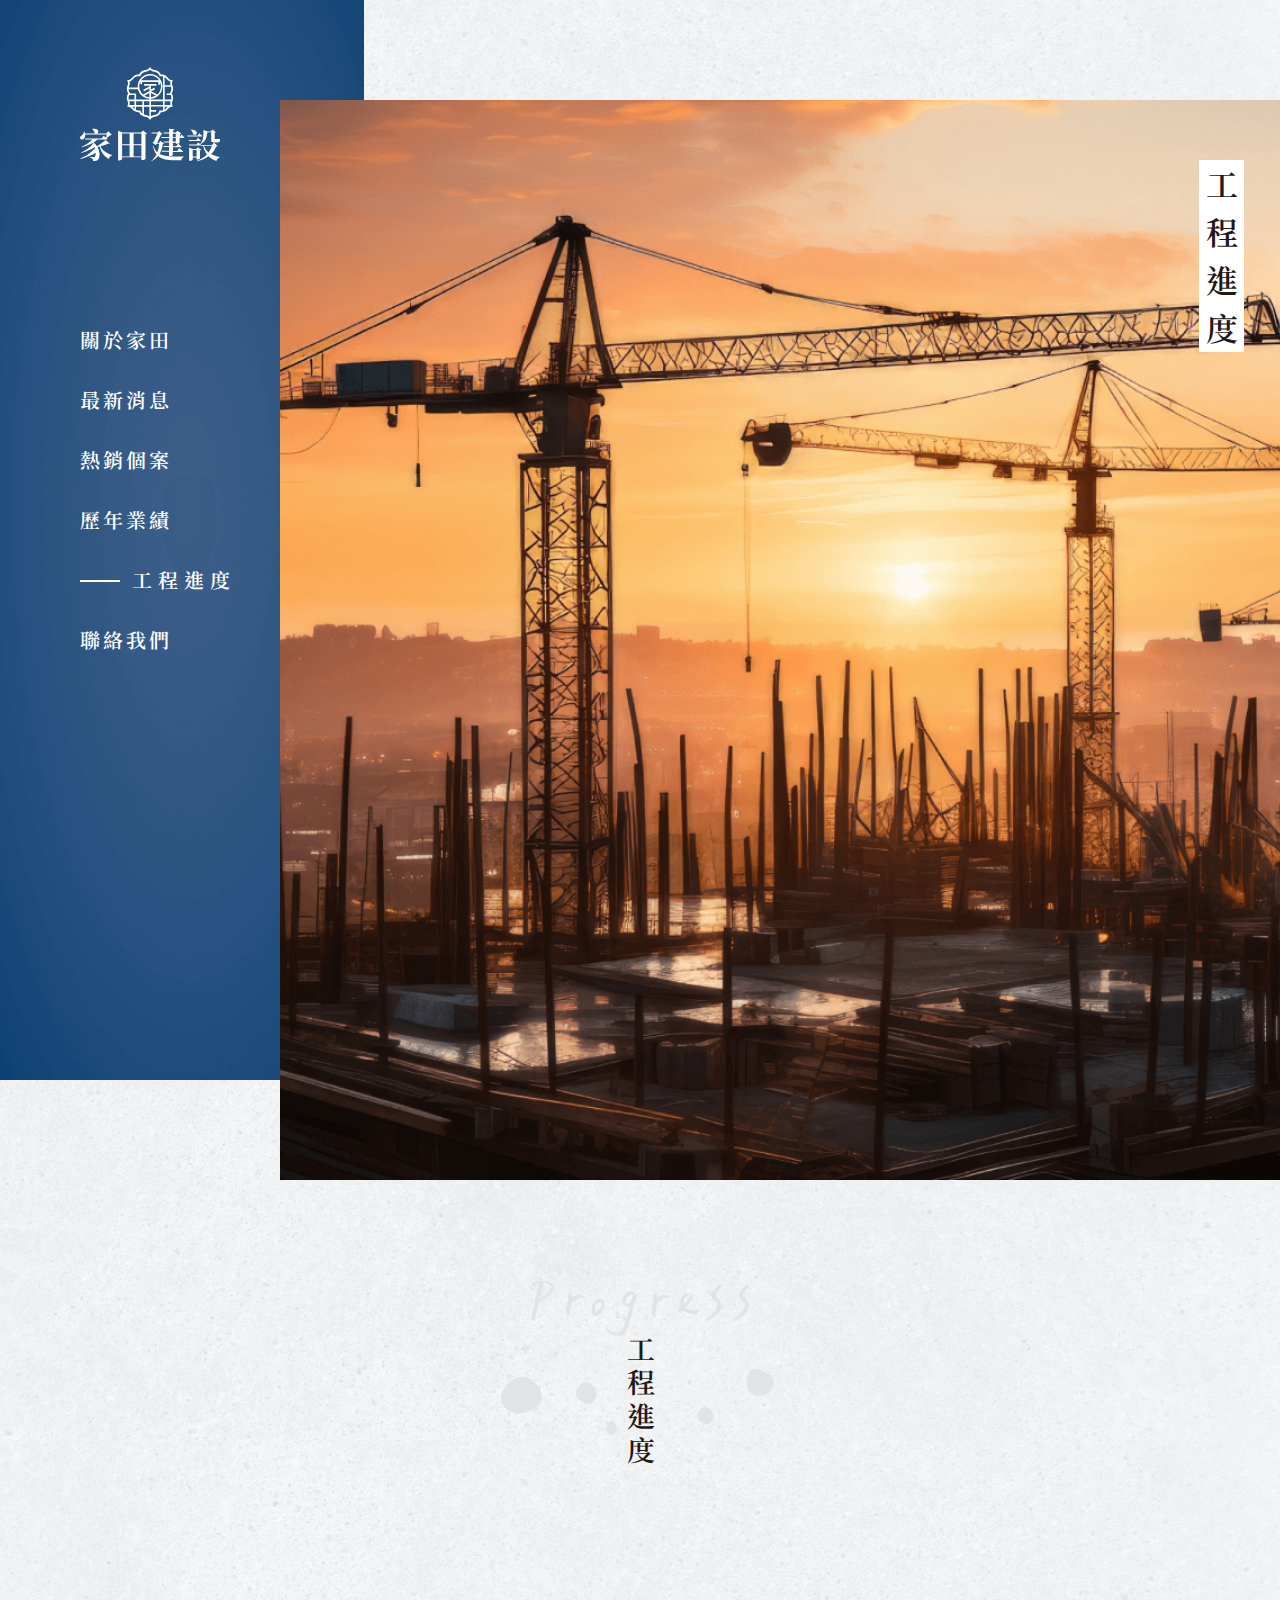
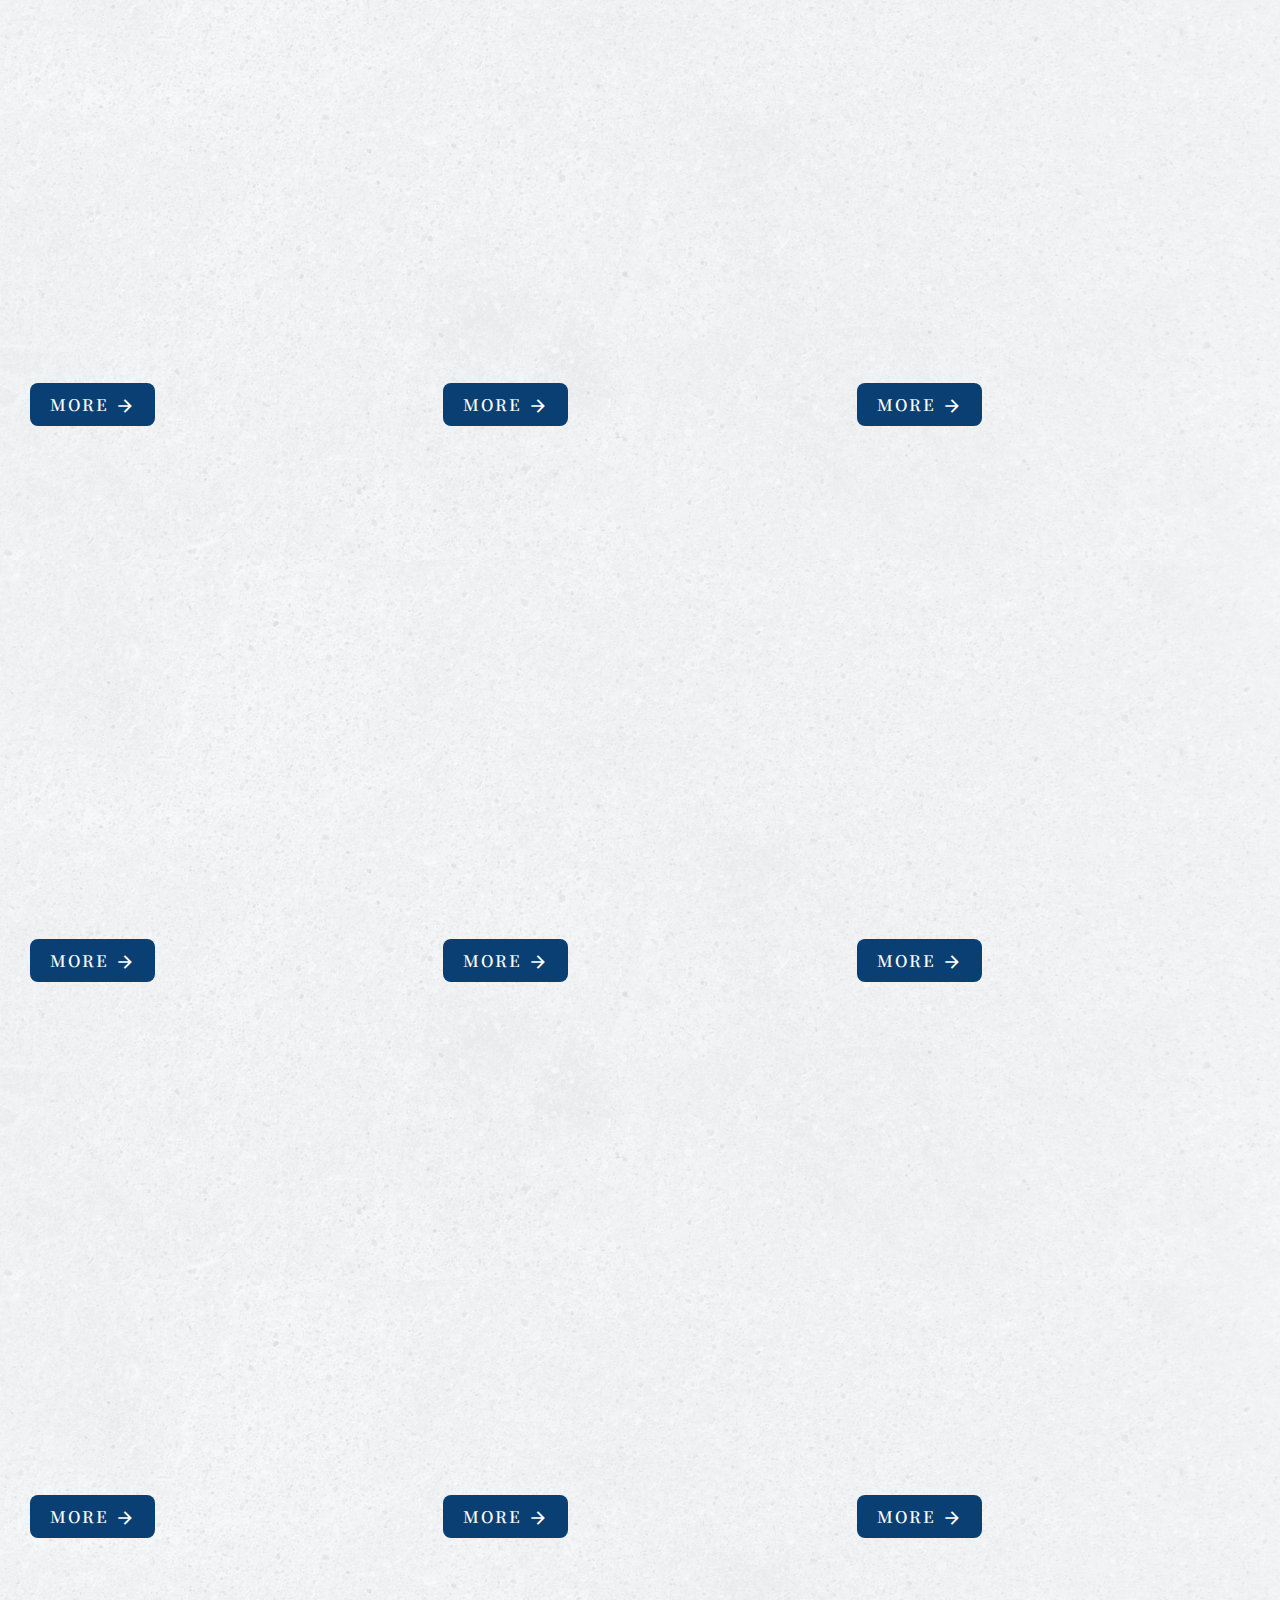
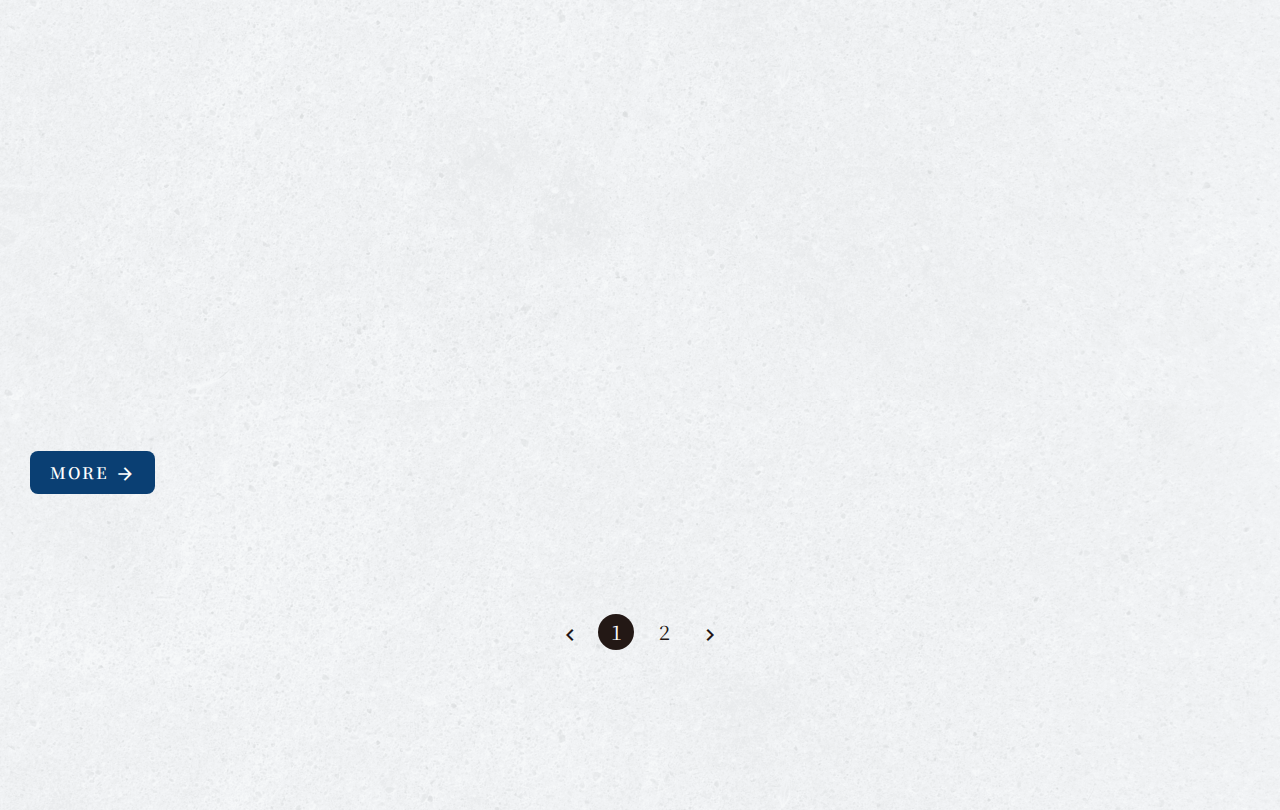
<file: progress.html>
<!DOCTYPE html>

<head>
    <meta http-equiv="Content-Type" content="text/html; charset=utf-8" />
    <meta name="viewport" content="width=device-width, initial-scale=1, minimum-scale=1, maximum-scale=1">
    <title>家田建設</title>
    <meta name="author" content="" />
    <meta name="description" content="" />
    <meta name="keywords" content="" />
    <meta name="Resource-type" content="" />
    <link rel="icon" href="logo.ico">
    <!-- <meta property="og:image" content="../img/index/1200x628.jpg"> -->

    <!-- css -->
    <link rel="stylesheet" type="text/css" href="css/reset.css" />
    <link rel="stylesheet" type="text/css" href="css/animate.css" />
    <link rel="stylesheet" type="text/css" href="css/progress.css" />
    <!-- js -->
    <script src="https://code.jquery.com/jquery-1.12.4.min.js"></script>
    <script src="https://cdnjs.cloudflare.com/ajax/libs/jquery/2.1.3/jquery.min.js"></script>
    <script src="js/wow.min.js"></script>
    <script src="js/pagination.min.js"></script>

    <link rel="stylesheet" href="https://cdn.jsdelivr.net/npm/swiper@11/swiper-bundle.min.css"/>
    <script src="https://cdn.jsdelivr.net/npm/swiper@11/swiper-bundle.min.js"></script>

</head>

<body>

    <section>
        <div class="top">
            <header id="header"></header>
            <div class="top_kv">
                <div class="photo_outer">
                    <div class="photo pc" style="background-image: url(img/progress_kv_img.png)">
                    </div>
                    <div class="photo mob" style="background-image: url(img/progress_kv_img_mob.png)">
                    </div>
                </div>
                <div class="title">
                    <span class="animate wow fadeIn" data-wow-duration="2s" data-wow-delay="0.1s">工</span>
                    <span class="animate wow fadeIn" data-wow-duration="2s" data-wow-delay="0.3s">程</span>
                    <span class="animate wow fadeIn" data-wow-duration="2s" data-wow-delay="0.5s">進</span>
                    <span class="animate wow fadeIn" data-wow-duration="2s" data-wow-delay="0.7s">度</span>
                </div>
            </div>
        </div>
        <div class="progress_frame">
            <div class="container">
                <div class="progress_topic">
                    <img src="img/Progress.svg" alt="">
                    <div class="title">工程進度</div>
                </div>
                <div class="progress_all">
                    <input type='hidden' id='current_page' />
                    <input type='hidden' id='show_per_page' />
                    <div id="pagingBox" class="pagingBox">
                        <div class="item">
                            <div class="photo wow fadeIn" data-wow-duration="2s" data-wow-delay="0.1s">
                                <img src="img/progress_img.png" alt="">
                            </div>
                            <div class="info">
                                <h5 class="wow fadeIn" data-wow-duration="2s" data-wow-delay="0.3s">家田富筑</h5>
                                <h2 class="wow fadeIn" data-wow-duration="2s" data-wow-delay="0.5s">湖畔景觀正三房</h2>
                                <p class="wow fadeIn" data-wow-duration="2s" data-wow-delay="0.7s">絕對不容錯過的優質好宅，大園指標建商，品牌經營深耕茁壯，買屋就要買國家認證品質的品牌好宅！</p>
                            </div>
                            <div class="link">
                                more
                                <span class="material-icons">
                                    arrow_forward
                                </span>
                            </div>
                        </div>
                        <div class="item">
                            <div class="photo wow fadeIn" data-wow-duration="2s" data-wow-delay="0.1s">
                                <img src="img/progress_img.png" alt="">
                            </div>
                            <div class="info">
                                <h5 class="wow fadeIn" data-wow-duration="2s" data-wow-delay="0.3s">家田富筑</h5>
                                <h2 class="wow fadeIn" data-wow-duration="2s" data-wow-delay="0.5s">湖畔景觀正三房</h2>
                                <p class="wow fadeIn" data-wow-duration="2s" data-wow-delay="0.7s">絕對不容錯過的優質好宅，大園指標建商，品牌經營深耕茁壯，買屋就要買國家認證品質的品牌好宅！</p>
                            </div>
                            <div class="link">
                                more
                                <span class="material-icons">
                                    arrow_forward
                                </span>
                            </div>
                        </div>
                        <div class="item">
                            <div class="photo wow fadeIn" data-wow-duration="2s" data-wow-delay="0.1s">
                                <img src="img/progress_img.png" alt="">
                            </div>
                            <div class="info">
                                <h5 class="wow fadeIn" data-wow-duration="2s" data-wow-delay="0.3s">家田富筑</h5>
                                <h2 class="wow fadeIn" data-wow-duration="2s" data-wow-delay="0.5s">湖畔景觀正三房</h2>
                                <p class="wow fadeIn" data-wow-duration="2s" data-wow-delay="0.7s">絕對不容錯過的優質好宅，大園指標建商，品牌經營深耕茁壯，買屋就要買國家認證品質的品牌好宅！</p>
                            </div>
                            <div class="link">
                                more
                                <span class="material-icons">
                                    arrow_forward
                                </span>
                            </div>
                        </div>
                        <div class="item">
                            <div class="photo wow fadeIn" data-wow-duration="2s" data-wow-delay="0.1s">
                                <img src="img/progress_img.png" alt="">
                            </div>
                            <div class="info">
                                <h5 class="wow fadeIn" data-wow-duration="2s" data-wow-delay="0.3s">家田富筑</h5>
                                <h2 class="wow fadeIn" data-wow-duration="2s" data-wow-delay="0.5s">湖畔景觀正三房</h2>
                                <p class="wow fadeIn" data-wow-duration="2s" data-wow-delay="0.7s">絕對不容錯過的優質好宅，大園指標建商，品牌經營深耕茁壯，買屋就要買國家認證品質的品牌好宅！</p>
                            </div>
                            <div class="link">
                                more
                                <span class="material-icons">
                                    arrow_forward
                                </span>
                            </div>
                        </div>
                        <div class="item">
                            <div class="photo wow fadeIn" data-wow-duration="2s" data-wow-delay="0.1s">
                                <img src="img/progress_img.png" alt="">
                            </div>
                            <div class="info">
                                <h5 class="wow fadeIn" data-wow-duration="2s" data-wow-delay="0.3s">家田富筑</h5>
                                <h2 class="wow fadeIn" data-wow-duration="2s" data-wow-delay="0.5s">湖畔景觀正三房</h2>
                                <p class="wow fadeIn" data-wow-duration="2s" data-wow-delay="0.7s">絕對不容錯過的優質好宅，大園指標建商，品牌經營深耕茁壯，買屋就要買國家認證品質的品牌好宅！</p>
                            </div>
                            <div class="link">
                                more
                                <span class="material-icons">
                                    arrow_forward
                                </span>
                            </div>
                        </div>
                        <div class="item">
                            <div class="photo wow fadeIn" data-wow-duration="2s" data-wow-delay="0.1s">
                                <img src="img/progress_img.png" alt="">
                            </div>
                            <div class="info">
                                <h5 class="wow fadeIn" data-wow-duration="2s" data-wow-delay="0.3s">家田富筑</h5>
                                <h2 class="wow fadeIn" data-wow-duration="2s" data-wow-delay="0.5s">湖畔景觀正三房</h2>
                                <p class="wow fadeIn" data-wow-duration="2s" data-wow-delay="0.7s">絕對不容錯過的優質好宅，大園指標建商，品牌經營深耕茁壯，買屋就要買國家認證品質的品牌好宅！</p>
                            </div>
                            <div class="link">
                                more
                                <span class="material-icons">
                                    arrow_forward
                                </span>
                            </div>
                        </div>
                        <div class="item">
                            <div class="photo wow fadeIn" data-wow-duration="2s" data-wow-delay="0.1s">
                                <img src="img/progress_img.png" alt="">
                            </div>
                            <div class="info">
                                <h5 class="wow fadeIn" data-wow-duration="2s" data-wow-delay="0.3s">家田富筑</h5>
                                <h2 class="wow fadeIn" data-wow-duration="2s" data-wow-delay="0.5s">湖畔景觀正三房</h2>
                                <p class="wow fadeIn" data-wow-duration="2s" data-wow-delay="0.7s">絕對不容錯過的優質好宅，大園指標建商，品牌經營深耕茁壯，買屋就要買國家認證品質的品牌好宅！</p>
                            </div>
                            <div class="link">
                                more
                                <span class="material-icons">
                                    arrow_forward
                                </span>
                            </div>
                        </div>
                        <div class="item">
                            <div class="photo wow fadeIn" data-wow-duration="2s" data-wow-delay="0.1s">
                                <img src="img/progress_img.png" alt="">
                            </div>
                            <div class="info">
                                <h5 class="wow fadeIn" data-wow-duration="2s" data-wow-delay="0.3s">家田富筑</h5>
                                <h2 class="wow fadeIn" data-wow-duration="2s" data-wow-delay="0.5s">湖畔景觀正三房</h2>
                                <p class="wow fadeIn" data-wow-duration="2s" data-wow-delay="0.7s">絕對不容錯過的優質好宅，大園指標建商，品牌經營深耕茁壯，買屋就要買國家認證品質的品牌好宅！</p>
                            </div>
                            <div class="link">
                                more
                                <span class="material-icons">
                                    arrow_forward
                                </span>
                            </div>
                        </div>
                        <div class="item">
                            <div class="photo wow fadeIn" data-wow-duration="2s" data-wow-delay="0.1s">
                                <img src="img/progress_img.png" alt="">
                            </div>
                            <div class="info">
                                <h5 class="wow fadeIn" data-wow-duration="2s" data-wow-delay="0.3s">家田富筑</h5>
                                <h2 class="wow fadeIn" data-wow-duration="2s" data-wow-delay="0.5s">湖畔景觀正三房</h2>
                                <p class="wow fadeIn" data-wow-duration="2s" data-wow-delay="0.7s">絕對不容錯過的優質好宅，大園指標建商，品牌經營深耕茁壯，買屋就要買國家認證品質的品牌好宅！</p>
                            </div>
                            <div class="link">
                                more
                                <span class="material-icons">
                                    arrow_forward
                                </span>
                            </div>
                        </div>
                        <div class="item">
                            <div class="photo wow fadeIn" data-wow-duration="2s" data-wow-delay="0.1s">
                                <img src="img/progress_img.png" alt="">
                            </div>
                            <div class="info">
                                <h5 class="wow fadeIn" data-wow-duration="2s" data-wow-delay="0.3s">家田富筑</h5>
                                <h2 class="wow fadeIn" data-wow-duration="2s" data-wow-delay="0.5s">湖畔景觀正三房</h2>
                                <p class="wow fadeIn" data-wow-duration="2s" data-wow-delay="0.7s">絕對不容錯過的優質好宅，大園指標建商，品牌經營深耕茁壯，買屋就要買國家認證品質的品牌好宅！</p>
                            </div>
                            <div class="link">
                                more
                                <span class="material-icons">
                                    arrow_forward
                                </span>
                            </div>
                        </div>
                        <div class="item">
                            <div class="photo wow fadeIn" data-wow-duration="2s" data-wow-delay="0.1s">
                                <img src="img/progress_img.png" alt="">
                            </div>
                            <div class="info">
                                <h5 class="wow fadeIn" data-wow-duration="2s" data-wow-delay="0.3s">家田富筑</h5>
                                <h2 class="wow fadeIn" data-wow-duration="2s" data-wow-delay="0.5s">湖畔景觀正三房</h2>
                                <p class="wow fadeIn" data-wow-duration="2s" data-wow-delay="0.7s">絕對不容錯過的優質好宅，大園指標建商，品牌經營深耕茁壯，買屋就要買國家認證品質的品牌好宅！</p>
                            </div>
                            <div class="link">
                                more
                                <span class="material-icons">
                                    arrow_forward
                                </span>
                            </div>
                        </div>
                        <div class="item">
                            <div class="photo wow fadeIn" data-wow-duration="2s" data-wow-delay="0.1s">
                                <img src="img/progress_img.png" alt="">
                            </div>
                            <div class="info">
                                <h5 class="wow fadeIn" data-wow-duration="2s" data-wow-delay="0.3s">家田富筑</h5>
                                <h2 class="wow fadeIn" data-wow-duration="2s" data-wow-delay="0.5s">湖畔景觀正三房</h2>
                                <p class="wow fadeIn" data-wow-duration="2s" data-wow-delay="0.7s">絕對不容錯過的優質好宅，大園指標建商，品牌經營深耕茁壯，買屋就要買國家認證品質的品牌好宅！</p>
                            </div>
                            <div class="link">
                                more
                                <span class="material-icons">
                                    arrow_forward
                                </span>
                            </div>
                        </div>
                        <div class="item">
                            <div class="photo wow fadeIn" data-wow-duration="2s" data-wow-delay="0.1s">
                                <img src="img/progress_img.png" alt="">
                            </div>
                            <div class="info">
                                <h5 class="wow fadeIn" data-wow-duration="2s" data-wow-delay="0.3s">家田富筑</h5>
                                <h2 class="wow fadeIn" data-wow-duration="2s" data-wow-delay="0.5s">湖畔景觀正三房</h2>
                                <p class="wow fadeIn" data-wow-duration="2s" data-wow-delay="0.7s">絕對不容錯過的優質好宅，大園指標建商，品牌經營深耕茁壯，買屋就要買國家認證品質的品牌好宅！</p>
                            </div>
                            <div class="link">
                                more
                                <span class="material-icons">
                                    arrow_forward
                                </span>
                            </div>
                        </div>
                    </div>
                    <div id='page_navigation'></div>
                </div>
            </div>
        </div>
    </section>

	<div class="popup">
		<div class="popup_content popup_img">
            <div class="content">
                <div class="swiper">
                        <!-- Additional required wrapper -->
                    <div class="swiper-wrapper">
                        <!-- Slides -->
                        <div class="swiper-slide">
                            <div class="caseitem">
                                <h5>嶺秀門</h5>
                                <div class="photo wow fadeIn" data-wow-duration="2s" data-wow-delay="0.1s">
                                    <img src="img/progress_img.png" alt="">
                                </div>
                                <p>嶺秀門工程進度一樓</p>
                             class="wow fadeIn" data-wow-duration="2s" data-wow-delay="0.3s"</div>
                  class="wow fadeIn" data-wow-duration="2s" data-wow-delay="0.5s"       </div>
                   class="wow fadeIn" data-wow-duration="2s" data-wow-delay="0.7s"      <div class="swiper-slide">
                            <div class="caseitem">
                                <h5>嶺秀門</h5>
                                <div class="photo wow fadeIn" data-wow-duration="2s" data-wow-delay="0.1s">
                                    <img src="img/progress_img.png" alt="">
                                </div>
                                <p>嶺秀門工程進度一樓</p>
                             class="wow fadeIn" data-wow-duration="2s" data-wow-delay="0.3s"</div>
                  class="wow fadeIn" data-wow-duration="2s" data-wow-delay="0.5s"       </div>
                   class="wow fadeIn" data-wow-duration="2s" data-wow-delay="0.7s"      <div class="swiper-slide">
                            <div class="caseitem">
                                <h5>嶺秀門</h5>
                                <div class="photo wow fadeIn" data-wow-duration="2s" data-wow-delay="0.1s">
                                    <img src="img/progress_img.png" alt="">
                                </div>
                                <p>嶺秀門工程進度一樓</p>
                             class="wow fadeIn" data-wow-duration="2s" data-wow-delay="0.3s"</div>
                  class="wow fadeIn" data-wow-duration="2s" data-wow-delay="0.5s"       < class="wow fadeIn" data-wow-duration="2s" data-wow-delay="0.7s"/div>
                    </div>
                    <!-- If we need pagination -->
                    <!-- <div class="swiper-pagination"></div> -->
                    
                    <!-- If we need navigation buttons -->
                    <div class="swiper-button-prev">
                        <span class="material-icons">
                            chevron_left
                            </span>
                    </div>
                    <div class="swiper-button-next">
                        <span class="material-icons">
                            chevron_right
                            </span>
                    </div>
                </div>

            </div>
            
        </div>
        <div class="popup_close">
            <span class="material-icons">
                close
                </span>
        </div>
    </div>

    <footer id="footer"></footer>

</body>
<script>
    $(document).ready(function () {
        new WOW().init();

        $('#header').load('page/header.html');
        $('#footer').load('page/footer.html');
        
        
        $('.item').on('click', function () {
            $('.popup').addClass('is_acted');
        });
        $('.popup_close').on('click', function () {
            $('.popup').removeClass('is_acted');
        });
    })

    const swiper = new Swiper('.swiper', {
        // Optional parameters
        // direction: 'vertical',
        loop: true,

        // If we need pagination
        pagination: {
            el: '.swiper-pagination',
            type: 'bullets',
        },

        // Navigation arrows
        navigation: {
            nextEl: '.swiper-button-next',
            prevEl: '.swiper-button-prev',
        },

        // And if we need scrollbar
        scrollbar: {
            el: '.swiper-scrollbar',
        },
    });

    jQuery(document).ready(function () {

        var show_per_page = 10; 

        var number_of_items = $('#pagingBox').children().size();

        var number_of_pages = Math.ceil(number_of_items/show_per_page);

        $('#current_page').val(0);
        $('#show_per_page').val(show_per_page);
        var navigation_html = '<div class="previous_link"><a href="javascript:previous();"><span class="material-icons">chevron_left</span></a></div>';
        var current_link = 0;
        while(number_of_pages > current_link){
            navigation_html += '<div class="page_link" longdesc="' + current_link +'"><a href="javascript:go_to_page(' + current_link +')" >'+ (current_link + 1) +'</a></div>';
            current_link++;
        }
        navigation_html += '<div class="next_link"><a href="javascript:next();"><span class="material-icons">chevron_right</span></a></div>';

        $('#page_navigation').html(navigation_html);

        $('#page_navigation .page_link:first').addClass('active_page');

        $('#pagingBox').children().css('display', 'none');

        $('#pagingBox').children().slice(0, show_per_page).css('display', 'block');

    });


    //Pagination JS

    function previous(){

        new_page = parseInt($('#current_page').val()) - 1;
        if($('.active_page').prev('.page_link').length==true){
        go_to_page(new_page);
        }

    }

    function next(){
        new_page = parseInt($('#current_page').val()) + 1;
        if($('.active_page').next('.page_link').length==true){
            go_to_page(new_page);
        }

    }
    function go_to_page(page_num){

        var show_per_page = parseInt($('#show_per_page').val());

        start_from = page_num * show_per_page;

        end_on = start_from + show_per_page;

        $('#pagingBox').children().css('display', 'none').slice(start_from, end_on).css('display', 'block');

        $('.page_link[longdesc=' + page_num + ']').addClass('active_page').siblings('.active_page').removeClass('active_page');

        $('#current_page').val(page_num);
    }

</script>

</html>
</file>
<file: css/history.css>
@import url("https://fonts.googleapis.com/css2?family=Noto+Sans+TC:wght@100;300;400;500;700;900&family=Noto+Serif+TC:wght@200;300;400;500;600;700;900&family=Noto+Serif+Display:wght@200;300;400;500;600;700;800;900&family=Playfair+Display:wght@400;500;600;700;800;900&display=swap");
@import url("https://fonts.googleapis.com/icon?family=Material+Icons");
@font-face {
  .material-icons {
    font-family: 'Material Icons';
    font-style: normal;
    font-weight: 400;
    src: url(https://example.com/MaterialIcons-Regular.eot);
    /* For IE6-8 */
    src: local("Material Icons"), local("MaterialIcons-Regular"), url(https://example.com/MaterialIcons-Regular.woff2) format("woff2"), url(https://example.com/MaterialIcons-Regular.woff) format("woff"), url(https://example.com/MaterialIcons-Regular.ttf) format("truetype");
  }
}

body {
  font-family: "Noto Serif TC", serif;
  background: url(../img/bg_texture.jpg) center top repeat-y;
  background-size: contain;
}

* {
  -webkit-box-sizing: border-box;
          box-sizing: border-box;
  color: #231815;
  font-family: "Noto Serif TC", serif;
}

a, a:hover, a:active, a:visited {
  text-decoration: none;
  display: block;
  -webkit-transition: all .3s;
  transition: all .3s;
  outline: 0;
}

img {
  width: 100%;
  display: block;
}

.pc {
  display: block;
}

.mob {
  display: none;
}

@media (max-width: 1080px) {
  .pc {
    display: none;
  }
  .mob {
    display: block;
  }
}

h2 {
  font-size: 32px;
  line-height: 160%;
  font-weight: 600;
  letter-spacing: 4px;
}

@media (max-width: 600px) {
  h2 {
    font-size: 28px;
  }
}

h3 {
  font-size: 28px;
  line-height: 160%;
  font-weight: 600;
  letter-spacing: 4px;
}

@media (max-width: 600px) {
  h3 {
    font-size: 24px;
  }
}

h4 {
  font-size: 24px;
  line-height: 160%;
  font-weight: 600;
  letter-spacing: 4px;
}

@media (max-width: 600px) {
  h4 {
    font-size: 20px;
  }
}

h5 {
  font-size: 20px;
  line-height: 160%;
  font-weight: 600;
  letter-spacing: 4px;
}

@media (max-width: 600px) {
  h5 {
    font-size: 18px;
  }
}

h6 {
  font-size: 14px;
  font-weight: 600;
  line-height: 1.2;
  margin-top: 20px;
  letter-spacing: 2px;
}

p {
  font-size: 18px;
  line-height: 160%;
  font-family: "Noto Sans TC", sans-serif;
  font-weight: 300;
  letter-spacing: 2px;
  text-align: justify;
  margin-top: 20px;
}

@media (max-width: 600px) {
  p {
    font-size: 16px;
  }
}

input, button, select, textarea {
  appearance: none;
  -moz-appearance: none;
  -webkit-appearance: none;
  -ms-appearance: none;
  border: 0;
  padding: 10px 20px;
  position: relative;
}

.popup {
  width: 100%;
  min-height: 100%;
  position: fixed;
  z-index: 100;
  top: 0;
  left: 0;
  background-color: rgba(0, 0, 0, 0.8);
  display: none;
  -webkit-transition: all .5s;
  transition: all .5s;
}

.popup .popup_content {
  text-align: center;
  background-color: #fff;
  color: #000000;
  position: absolute;
  top: 0;
  right: 0;
  bottom: 0;
  left: 0;
  margin: auto;
  font-weight: 500;
}

.popup .popup_content.popup_img {
  width: 1200px;
  height: 820px;
  background: none;
}

@media (max-width: 1280px) {
  .popup .popup_content.popup_img {
    width: calc(100% - 80px);
    height: auto;
    max-height: 50vh;
    margin: auto;
  }
}

@media (max-width: 800px) {
  .popup .popup_content.popup_img {
    width: calc(100% - 40px);
  }
}

.popup .popup_content.popup_img h5 {
  margin-bottom: 10px;
  color: #fff;
}

.popup .popup_content.popup_img p {
  font-size: 16px;
  line-height: 120%;
  text-align: center;
  margin-top: 10px;
  color: #fff;
}

.popup .popup_content.popup_message {
  width: 320px;
  height: 60px;
  line-height: 60px;
  font-family: "Noto Sans TC", sans-serif;
  letter-spacing: 2px;
  font-weight: 400;
}

.popup .popup_content .close {
  width: 40px;
  height: 40px;
  position: absolute;
  z-index: 10;
  right: 6px;
  top: 6px;
  text-align: center;
}

.popup .popup_content .close i {
  font-size: 32px;
  line-height: 40px;
}

.popup .popup_content .close:hover {
  cursor: pointer;
}

.popup.is_acted {
  display: block;
}

.popup_close {
  position: absolute;
  z-index: 200;
  right: 20px;
  top: 20px;
}

.popup_close span {
  color: #fff;
  font-size: 32px;
}

.popup_close:hover {
  cursor: pointer;
}

span.animate {
  margin-right: -4px;
}

span.animate_e {
  margin-right: -4px;
}

#page_navigation {
  text-align: center;
  margin: 80px 0 0;
}

#page_navigation > div {
  height: 36px;
  line-height: 36px;
  display: inline-block;
  margin: 0 10px;
  -webkit-transition: all .3s;
  transition: all .3s;
}

#page_navigation > div a {
  font-size: 20px;
  -webkit-transition: all .3s;
  transition: all .3s;
}

#page_navigation > div a span {
  vertical-align: middle;
}

#page_navigation .page_link {
  width: 36px;
  border-radius: 36px;
  margin: 0 6px;
}

#page_navigation .page_link.active_page, #page_navigation .page_link:hover {
  background: #231815;
}

#page_navigation .page_link.active_page a, #page_navigation .page_link:hover a {
  color: #fff;
}

.top {
  display: -webkit-box;
  display: -ms-flexbox;
  display: flex;
  -webkit-box-orient: horizontal;
  -webkit-box-direction: normal;
      -ms-flex-direction: row;
          flex-direction: row;
}

@media (max-width: 1080px) {
  .top {
    -webkit-box-orient: vertical;
    -webkit-box-direction: normal;
        -ms-flex-direction: column;
            flex-direction: column;
  }
}

.top .top_kv {
  width: calc(100% - 360px);
  padding: 100px 0 0;
  position: relative;
}

@media (max-width: 1280px) {
  .top .top_kv {
    width: calc(100% - 280px);
  }
}

@media (max-width: 1080px) {
  .top .top_kv {
    width: 100%;
    padding-top: 0;
  }
}

.top .top_kv .photo_outer {
  overflow: hidden;
}

.top .top_kv .photo {
  width: auto;
  height: 1080px;
  overflow: hidden;
  background-position: center center;
  background-repeat: no-repeat;
  background-size: cover;
}

.top .top_kv .photo.pc {
  display: block;
}

.top .top_kv .photo.mob {
  display: none;
}

@media (max-width: 1080px) {
  .top .top_kv .photo {
    height: 80vh;
  }
  .top .top_kv .photo.pc {
    display: none;
  }
  .top .top_kv .photo.mob {
    display: block;
  }
}

.top .top_kv .title {
  width: 40px;
  position: absolute;
  right: 40px;
  top: 160px;
  z-index: 2;
  -webkit-writing-mode: vertical-rl;
      -ms-writing-mode: tb-rl;
          writing-mode: vertical-rl;
  font-size: 32px;
  line-height: 140%;
  font-weight: 600;
}

@media (max-width: 1080px) {
  .top .top_kv .title {
    right: 60px;
    top: 60px;
  }
}

.top .top_kv .title span {
  background: #fff;
  display: block;
  float: left;
  padding: 8px 0;
}

.top .top_kv .title hr {
  border: 0;
  margin: 8px;
}

header {
  width: 360px;
  position: relative;
  padding: 60px 80px 100px;
  -webkit-box-sizing: border-box;
          box-sizing: border-box;
}

@media (max-width: 1280px) {
  header {
    width: 280px;
  }
}

@media (max-width: 1080px) {
  header {
    width: 100%;
    display: -webkit-box;
    display: -ms-flexbox;
    display: flex;
    -webkit-box-pack: justify;
        -ms-flex-pack: justify;
            justify-content: space-between;
    -webkit-box-align: center;
        -ms-flex-align: center;
            align-items: center;
    position: static;
    overflow: visible;
    padding: 40px 24px;
  }
}

header:before {
  content: "";
  width: 130%;
  height: calc(100% - 100px);
  position: absolute;
  z-index: 0;
  top: 0;
  left: 0;
  background: url(../img/menu_bg.png) center center no-repeat;
  background-size: cover;
}

@media (max-width: 1080px) {
  header:before {
    width: 100%;
    height: 80%;
  }
}

header .logo {
  width: 140px;
  position: relative;
  z-index: 2;
}

@media (max-width: 1080px) {
  header .logo {
    width: 160px;
  }
}

header .logo a .pc {
  display: block;
}

header .logo a .mob {
  display: none;
}

@media (max-width: 1080px) {
  header .logo a .pc {
    display: none;
  }
  header .logo a .mob {
    display: block;
  }
}

header .nav_box {
  margin-top: 140px;
  display: block;
}

@media (max-width: 1080px) {
  header .nav_box {
    display: none;
    margin-top: 0;
    width: 100%;
    height: 100%;
    position: fixed;
    z-index: 10;
    top: 0;
    right: 0;
    background: url(../img/menu_bg.png) center center no-repeat;
    background-size: cover;
    padding: 100px 0;
  }
}

header .nav_box ul {
  width: 320px;
  margin: 0 auto;
  display: -webkit-box;
  display: -ms-flexbox;
  display: flex;
  -webkit-box-orient: vertical;
  -webkit-box-direction: normal;
      -ms-flex-direction: column;
          flex-direction: column;
}

header .nav_box ul li {
  display: inline-block;
  position: relative;
}

@media (max-width: 1080px) {
  header .nav_box ul li {
    text-align: center;
  }
}

header .nav_box ul li a {
  color: #fff;
  font-family: "Noto Serif TC", serif;
  font-weight: 600;
  font-size: 20px;
  line-height: 140%;
  letter-spacing: 3px;
  padding: 16px 0;
  -webkit-transition: all .3s;
  transition: all .3s;
  overflow: hidden;
}

@media (max-width: 1080px) {
  header .nav_box ul li a {
    display: none;
  }
}

header .nav_box ul li:before {
  content: "";
  width: 0px;
  height: 2px;
  background: #fff;
  position: absolute;
  left: 0;
  top: 50%;
  -webkit-transition: all .3s;
  transition: all .3s;
}

header .nav_box ul li:hover a {
  padding-left: 52px;
  letter-spacing: 6px;
}

@media (max-width: 1080px) {
  header .nav_box ul li:hover a {
    padding-left: 0;
    letter-spacing: 3px;
  }
}

header .nav_box ul li:hover:before {
  width: 40px;
}

@media (max-width: 1080px) {
  header .nav_box ul li:hover:before {
    display: none;
  }
}

header #menu-toggle {
  background-color: transparent;
  padding: 0;
  display: none;
  z-index: 12;
}

@media (max-width: 1080px) {
  header #menu-toggle {
    display: block;
  }
}

header #menu-toggle span {
  display: block;
  background: #fff;
  width: 36px;
  height: 4px;
  border-radius: 10px;
  margin: 8px 0;
  position: relative;
  -webkit-transition: all .3s;
  transition: all .3s;
}

@media (max-width: 800px) {
  header #menu-toggle span {
    width: 30px;
  }
}

header #menu-toggle:hover {
  cursor: pointer;
}

header #menu-toggle.active span:nth-child(2) {
  background: transparent !important;
}

header #menu-toggle.active span:nth-child(1) {
  -webkit-transform: rotate(-220deg);
          transform: rotate(-220deg);
  margin-top: 10px;
}

header #menu-toggle.active span:nth-child(3) {
  -webkit-transform: rotate(220deg);
          transform: rotate(220deg);
  margin-top: -24px;
}

header #menu-toggle.active h6 {
  opacity: 0;
  visibility: hidden;
}

.casepage header {
  width: 100%;
  display: -webkit-box;
  display: -ms-flexbox;
  display: flex;
  -webkit-box-pack: justify;
      -ms-flex-pack: justify;
          justify-content: space-between;
  -webkit-box-align: center;
      -ms-flex-align: center;
          align-items: center;
  position: absolute;
  z-index: 10;
  top: 0;
  left: 0;
  overflow: visible;
  padding: 60px 80px;
}

@media (max-width: 1080px) {
  .casepage header {
    padding: 40px 24px;
  }
}

.casepage header:before {
  width: 100%;
  height: 80%;
  background: none;
}

.casepage header .logo {
  width: 180px;
}

.casepage header .logo a .pc {
  display: none !important;
}

.casepage header .logo a .mob {
  display: block !important;
}

@media (max-width: 1080px) {
  .casepage header .logo a .pc {
    display: none;
  }
  .casepage header .logo a .mob {
    display: block;
  }
}

.casepage header .nav_box {
  display: none;
  margin-top: 0;
  width: 100%;
  height: 100%;
  position: fixed;
  z-index: 10;
  top: 0;
  right: 0;
  background: url(../img/menu_bg.png) center center no-repeat;
  background-size: cover;
  padding: 100px 0;
}

.casepage header .nav_box ul li {
  text-align: center;
}

.casepage header .nav_box ul li a {
  display: none;
}

.casepage header .nav_box ul li:hover a {
  padding-left: 0;
  letter-spacing: 3px;
}

.casepage header .nav_box ul li:hover:before {
  display: none;
}

.casepage header #menu-toggle {
  display: block;
}

.newspage header {
  width: 100%;
  display: -webkit-box;
  display: -ms-flexbox;
  display: flex;
  -webkit-box-pack: justify;
      -ms-flex-pack: justify;
          justify-content: space-between;
  -webkit-box-align: center;
      -ms-flex-align: center;
          align-items: center;
  position: absolute;
  z-index: 10;
  top: 0;
  left: 0;
  overflow: visible;
  padding: 60px 80px;
}

@media (max-width: 1080px) {
  .newspage header {
    padding: 40px 24px;
  }
}

.newspage header:before {
  width: 100%;
  height: 100%;
}

.newspage header .logo {
  width: 180px;
}

.newspage header .logo a .pc {
  display: none !important;
}

.newspage header .logo a .mob {
  display: block !important;
}

@media (max-width: 1080px) {
  .newspage header .logo a .pc {
    display: none;
  }
  .newspage header .logo a .mob {
    display: block;
  }
}

.newspage header .nav_box {
  display: none;
  margin-top: 0;
  width: 100%;
  height: 100%;
  position: fixed;
  z-index: 10;
  top: 0;
  right: 0;
  background: url(../img/menu_bg.png) center center no-repeat;
  background-size: cover;
  padding: 100px 0;
}

.newspage header .nav_box ul li {
  text-align: center;
}

.newspage header .nav_box ul li a {
  display: none;
}

.newspage header .nav_box ul li:hover a {
  padding-left: 0;
  letter-spacing: 3px;
}

.newspage header .nav_box ul li:hover:before {
  display: none;
}

.newspage header #menu-toggle {
  display: block;
}

footer {
  background: #0A3F73;
  padding: 60px 0;
}

footer .logo {
  width: 240px;
  margin: 0 auto;
}

@media (max-width: 640px) {
  footer .logo {
    width: 260px;
  }
}

footer nav {
  margin-top: 40px;
}

footer nav ul {
  width: 800px;
  margin: 0 auto;
  display: -webkit-box;
  display: -ms-flexbox;
  display: flex;
  -ms-flex-pack: distribute;
      justify-content: space-around;
}

@media (max-width: 800px) {
  footer nav ul {
    width: 96%;
    -webkit-box-pack: center;
        -ms-flex-pack: center;
            justify-content: center;
    -ms-flex-wrap: wrap;
        flex-wrap: wrap;
  }
}

footer nav ul li {
  display: -webkit-inline-box;
  display: -ms-inline-flexbox;
  display: inline-flex;
}

@media (max-width: 800px) {
  footer nav ul li {
    margin: 0 10px;
  }
}

footer nav ul li a {
  color: #fff;
  font-size: 20px;
  line-height: 2;
  font-weight: 500;
  letter-spacing: 4px;
}

@media (max-width: 640px) {
  footer nav ul li a {
    line-height: 2;
  }
}

footer .copyright {
  text-align: center;
  color: #B9B9BA;
  margin-top: 80px;
  font-family: 'Noto Sans TC', sans-serif;
  font-size: 12px;
  line-height: 1.2;
  letter-spacing: 1px;
}

.top header .nav_box ul .progress a {
  padding-left: 52px;
  letter-spacing: 6px;
}

@media (max-width: 1080px) {
  .top header .nav_box ul .progress a {
    padding-left: 0;
    letter-spacing: 3px;
  }
}

.top header .nav_box ul .progress:before {
  width: 40px;
}

@media (max-width: 1080px) {
  .top header .nav_box ul .progress:before {
    display: none;
  }
}

.history_frame {
  padding: 100px 0;
}

.history_frame .container {
  width: 100%;
  max-width: 1360px;
  margin: 0 auto;
}

@media (max-width: 1440px) {
  .history_frame .container {
    width: calc(100% - 40px);
    margin: 0 auto;
  }
}

.history_frame .history_filter ul {
  text-align: center;
}

.history_frame .history_filter ul li {
  width: 180px;
  display: inline-block;
}

.history_frame .history_filter ul > li + > li {
  margin-left: 20px;
}

.history_frame .history_all {
  padding-bottom: 60px;
}

.history_frame .history_all .year_outer {
  display: table;
  padding-left: 80px;
  position: relative;
}

@media (max-width: 960px) {
  .history_frame .history_all .year_outer {
    padding-left: 50px;
  }
}

.history_frame .history_all .year_outer:before {
  content: "";
  width: 1px;
  height: calc(100% - 180px);
  position: absolute;
  top: 220px;
  left: 40px;
  background: #0A3F73;
}

@media (max-width: 960px) {
  .history_frame .history_all .year_outer:before {
    left: 20px;
  }
}

@media (max-width: 800px) {
  .history_frame .history_all .year_outer:before {
    top: 150px;
    height: calc(100% - 130px);
  }
}

.history_frame .history_all .year_outer .year {
  font-size: 200px;
  line-height: 100%;
  font-family: "Playfair Display", serif;
  color: #0A3F73;
  margin-left: -80px;
  margin-bottom: -80px;
}

@media (max-width: 960px) {
  .history_frame .history_all .year_outer .year {
    margin-left: -40px;
    margin-bottom: -40px;
  }
}

@media (max-width: 800px) {
  .history_frame .history_all .year_outer .year {
    font-size: 140px;
  }
}

.history_frame .history_all .year_outer .item {
  width: 33.3333%;
  float: left;
  padding: 0 10px;
  margin-bottom: 40px;
}

@media (max-width: 960px) {
  .history_frame .history_all .year_outer .item {
    width: 50%;
  }
}

@media (max-width: 600px) {
  .history_frame .history_all .year_outer .item {
    width: 100%;
  }
}

.history_frame .history_all .year_outer .item .photo {
  width: 100%;
  height: 0;
  padding-bottom: 67%;
}

.history_frame .history_all .year_outer .item .info h2 {
  overflow: hidden;
  text-overflow: ellipsis;
  display: -webkit-box;
  -webkit-box-orient: vertical;
  -webkit-line-clamp: 2;
  -webkit-box-sizing: border-box;
          box-sizing: border-box;
  color: #0A3F73;
}

.history_frame .history_all .year_outer .item .info p {
  overflow: hidden;
  text-overflow: ellipsis;
  display: -webkit-box;
  -webkit-box-orient: vertical;
  -webkit-line-clamp: 4;
  -webkit-box-sizing: border-box;
          box-sizing: border-box;
}

.history_frame .history_all .year_outer .item .link {
  text-align: center;
  vertical-align: middle;
  text-transform: uppercase;
  font-size: 16px;
  margin-top: 20px;
  font-weight: 600;
  letter-spacing: 2px;
  background: #0A3F73;
  color: #fff;
  padding: 10px 20px;
  display: inline-block;
  border-radius: 8px;
}

.history_frame .history_all .year_outer .item .link span {
  vertical-align: bottom;
  font-size: 20px;
  -webkit-transition: all .3s;
  transition: all .3s;
  color: #fff;
}

.history_frame .history_all .year_outer .item a:hover .link span {
  -webkit-transform: translateX(4px);
          transform: translateX(4px);
}

.select-hidden {
  display: none;
  visibility: hidden;
  padding-right: 10px;
}

.select {
  width: 100%;
  height: 52px;
  cursor: pointer;
  display: inline-block;
  position: relative;
  border: 1px solid #231815;
  margin-bottom: 12px;
  font-size: 18px;
  font-family: "Noto Sans TC", sans-serif;
  letter-spacing: 3px;
  font-weight: 400;
}

.select + .select {
  margin-left: 20px;
}

.select-styled {
  position: absolute;
  top: 0;
  right: 0;
  bottom: 0;
  left: 0;
  padding: 0 26px 0 10px;
  -webkit-transition: all 0.2s ease-in;
  transition: all 0.2s ease-in;
  display: inline;
  font-size: 18px;
  line-height: 280%;
  font-family: "Noto Sans TC", sans-serif;
  letter-spacing: 3px;
  font-weight: 400;
}

.select-styled:after {
  content: "";
  width: 0;
  height: 0;
  border: 7px solid transparent;
  border-color: #231815 transparent transparent transparent;
  position: absolute;
  top: 24px;
  right: 20px;
}

.select-styled:active:after, .select-styled.active:after {
  top: 16px;
  border-color: transparent transparent #231815 transparent;
}

.select-options {
  display: none;
  position: absolute;
  top: 100%;
  right: 0;
  left: 0;
  z-index: 999;
  margin: 0;
  padding: 0;
  list-style: none;
}

.select-options li {
  margin: 0;
  padding: 12px 16px;
  font-size: 18px;
  background: rgba(30, 30, 30, 0.8);
  -webkit-transition: all 0.15s ease-in;
  transition: all 0.15s ease-in;
  color: #fff;
}

.select-options li[rel="hide"] {
  display: none;
}

.select-options li:first-child {
  color: rgba(255, 255, 255, 0.5);
}
/*# sourceMappingURL=history.css.map */
</file>
<file: css/news.css>
@import url("https://fonts.googleapis.com/css2?family=Noto+Sans+TC:wght@100;300;400;500;700;900&family=Noto+Serif+TC:wght@200;300;400;500;600;700;900&family=Noto+Serif+Display:wght@200;300;400;500;600;700;800;900&family=Playfair+Display:wght@400;500;600;700;800;900&display=swap");
@import url("https://fonts.googleapis.com/icon?family=Material+Icons");
@font-face {
  .material-icons {
    font-family: 'Material Icons';
    font-style: normal;
    font-weight: 400;
    src: url(https://example.com/MaterialIcons-Regular.eot);
    /* For IE6-8 */
    src: local("Material Icons"), local("MaterialIcons-Regular"), url(https://example.com/MaterialIcons-Regular.woff2) format("woff2"), url(https://example.com/MaterialIcons-Regular.woff) format("woff"), url(https://example.com/MaterialIcons-Regular.ttf) format("truetype");
  }
}

body {
  font-family: "Noto Serif TC", serif;
  background: url(../img/bg_texture.jpg) center top repeat-y;
  background-size: contain;
}

* {
  -webkit-box-sizing: border-box;
          box-sizing: border-box;
  color: #231815;
  font-family: "Noto Serif TC", serif;
}

a, a:hover, a:active, a:visited {
  text-decoration: none;
  display: block;
  -webkit-transition: all .3s;
  transition: all .3s;
  outline: 0;
}

img {
  width: 100%;
  display: block;
}

.pc {
  display: block;
}

.mob {
  display: none;
}

@media (max-width: 1080px) {
  .pc {
    display: none;
  }
  .mob {
    display: block;
  }
}

h2 {
  font-size: 32px;
  line-height: 160%;
  font-weight: 600;
  letter-spacing: 4px;
}

@media (max-width: 600px) {
  h2 {
    font-size: 28px;
  }
}

h3 {
  font-size: 28px;
  line-height: 160%;
  font-weight: 600;
  letter-spacing: 4px;
}

@media (max-width: 600px) {
  h3 {
    font-size: 24px;
  }
}

h4 {
  font-size: 24px;
  line-height: 160%;
  font-weight: 600;
  letter-spacing: 4px;
}

@media (max-width: 600px) {
  h4 {
    font-size: 20px;
  }
}

h5 {
  font-size: 20px;
  line-height: 160%;
  font-weight: 600;
  letter-spacing: 4px;
}

@media (max-width: 600px) {
  h5 {
    font-size: 18px;
  }
}

h6 {
  font-size: 14px;
  font-weight: 600;
  line-height: 1.2;
  margin-top: 20px;
  letter-spacing: 2px;
}

p {
  font-size: 18px;
  line-height: 160%;
  font-family: "Noto Sans TC", sans-serif;
  font-weight: 300;
  letter-spacing: 2px;
  text-align: justify;
  margin-top: 20px;
}

@media (max-width: 600px) {
  p {
    font-size: 16px;
  }
}

input, button, select, textarea {
  appearance: none;
  -moz-appearance: none;
  -webkit-appearance: none;
  -ms-appearance: none;
  border: 0;
  padding: 10px 20px;
  position: relative;
}

.popup {
  width: 100%;
  min-height: 100%;
  position: fixed;
  z-index: 100;
  top: 0;
  left: 0;
  background-color: rgba(0, 0, 0, 0.8);
  display: none;
  -webkit-transition: all .5s;
  transition: all .5s;
}

.popup .popup_content {
  text-align: center;
  background-color: #fff;
  color: #000000;
  position: absolute;
  top: 0;
  right: 0;
  bottom: 0;
  left: 0;
  margin: auto;
  font-weight: 500;
}

.popup .popup_content.popup_img {
  width: 1200px;
  height: 820px;
  background: none;
}

@media (max-width: 1280px) {
  .popup .popup_content.popup_img {
    width: calc(100% - 80px);
    height: auto;
    max-height: 50vh;
    margin: auto;
  }
}

@media (max-width: 800px) {
  .popup .popup_content.popup_img {
    width: calc(100% - 40px);
  }
}

.popup .popup_content.popup_img h5 {
  margin-bottom: 10px;
  color: #fff;
}

.popup .popup_content.popup_img p {
  font-size: 16px;
  line-height: 120%;
  text-align: center;
  margin-top: 10px;
  color: #fff;
}

.popup .popup_content.popup_message {
  width: 320px;
  height: 60px;
  line-height: 60px;
  font-family: "Noto Sans TC", sans-serif;
  letter-spacing: 2px;
  font-weight: 400;
}

.popup .popup_content .close {
  width: 40px;
  height: 40px;
  position: absolute;
  z-index: 10;
  right: 6px;
  top: 6px;
  text-align: center;
}

.popup .popup_content .close i {
  font-size: 32px;
  line-height: 40px;
}

.popup .popup_content .close:hover {
  cursor: pointer;
}

.popup.is_acted {
  display: block;
}

.popup_close {
  position: absolute;
  z-index: 200;
  right: 20px;
  top: 20px;
}

.popup_close span {
  color: #fff;
  font-size: 32px;
}

.popup_close:hover {
  cursor: pointer;
}

span.animate {
  margin-right: -4px;
}

span.animate_e {
  margin-right: -4px;
}

#page_navigation {
  text-align: center;
  margin: 80px 0 0;
}

#page_navigation > div {
  height: 36px;
  line-height: 36px;
  display: inline-block;
  margin: 0 10px;
  -webkit-transition: all .3s;
  transition: all .3s;
}

#page_navigation > div a {
  font-size: 20px;
  -webkit-transition: all .3s;
  transition: all .3s;
}

#page_navigation > div a span {
  vertical-align: middle;
}

#page_navigation .page_link {
  width: 36px;
  border-radius: 36px;
  margin: 0 6px;
}

#page_navigation .page_link.active_page, #page_navigation .page_link:hover {
  background: #231815;
}

#page_navigation .page_link.active_page a, #page_navigation .page_link:hover a {
  color: #fff;
}

.top {
  display: -webkit-box;
  display: -ms-flexbox;
  display: flex;
  -webkit-box-orient: horizontal;
  -webkit-box-direction: normal;
      -ms-flex-direction: row;
          flex-direction: row;
}

@media (max-width: 1080px) {
  .top {
    -webkit-box-orient: vertical;
    -webkit-box-direction: normal;
        -ms-flex-direction: column;
            flex-direction: column;
  }
}

.top .top_kv {
  width: calc(100% - 360px);
  padding: 100px 0 0;
  position: relative;
}

@media (max-width: 1280px) {
  .top .top_kv {
    width: calc(100% - 280px);
  }
}

@media (max-width: 1080px) {
  .top .top_kv {
    width: 100%;
    padding-top: 0;
  }
}

.top .top_kv .photo_outer {
  overflow: hidden;
}

.top .top_kv .photo {
  width: auto;
  height: 1080px;
  overflow: hidden;
  background-position: center center;
  background-repeat: no-repeat;
  background-size: cover;
}

.top .top_kv .photo.pc {
  display: block;
}

.top .top_kv .photo.mob {
  display: none;
}

@media (max-width: 1080px) {
  .top .top_kv .photo {
    height: 80vh;
  }
  .top .top_kv .photo.pc {
    display: none;
  }
  .top .top_kv .photo.mob {
    display: block;
  }
}

.top .top_kv .title {
  width: 40px;
  position: absolute;
  right: 40px;
  top: 160px;
  z-index: 2;
  -webkit-writing-mode: vertical-rl;
      -ms-writing-mode: tb-rl;
          writing-mode: vertical-rl;
  font-size: 32px;
  line-height: 140%;
  font-weight: 600;
}

@media (max-width: 1080px) {
  .top .top_kv .title {
    right: 60px;
    top: 60px;
  }
}

.top .top_kv .title span {
  background: #fff;
  display: block;
  float: left;
  padding: 8px 0;
}

.top .top_kv .title hr {
  border: 0;
  margin: 8px;
}

header {
  width: 360px;
  position: relative;
  padding: 60px 80px 100px;
  -webkit-box-sizing: border-box;
          box-sizing: border-box;
}

@media (max-width: 1280px) {
  header {
    width: 280px;
  }
}

@media (max-width: 1080px) {
  header {
    width: 100%;
    display: -webkit-box;
    display: -ms-flexbox;
    display: flex;
    -webkit-box-pack: justify;
        -ms-flex-pack: justify;
            justify-content: space-between;
    -webkit-box-align: center;
        -ms-flex-align: center;
            align-items: center;
    position: static;
    overflow: visible;
    padding: 40px 24px;
  }
}

header:before {
  content: "";
  width: 130%;
  height: calc(100% - 100px);
  position: absolute;
  z-index: 0;
  top: 0;
  left: 0;
  background: url(../img/menu_bg.png) center center no-repeat;
  background-size: cover;
}

@media (max-width: 1080px) {
  header:before {
    width: 100%;
    height: 80%;
  }
}

header .logo {
  width: 140px;
  position: relative;
  z-index: 2;
}

@media (max-width: 1080px) {
  header .logo {
    width: 160px;
  }
}

header .logo a .pc {
  display: block;
}

header .logo a .mob {
  display: none;
}

@media (max-width: 1080px) {
  header .logo a .pc {
    display: none;
  }
  header .logo a .mob {
    display: block;
  }
}

header .nav_box {
  margin-top: 140px;
  display: block;
}

@media (max-width: 1080px) {
  header .nav_box {
    display: none;
    margin-top: 0;
    width: 100%;
    height: 100%;
    position: fixed;
    z-index: 10;
    top: 0;
    right: 0;
    background: url(../img/menu_bg.png) center center no-repeat;
    background-size: cover;
    padding: 100px 0;
  }
}

header .nav_box ul {
  width: 320px;
  margin: 0 auto;
  display: -webkit-box;
  display: -ms-flexbox;
  display: flex;
  -webkit-box-orient: vertical;
  -webkit-box-direction: normal;
      -ms-flex-direction: column;
          flex-direction: column;
}

header .nav_box ul li {
  display: inline-block;
  position: relative;
}

@media (max-width: 1080px) {
  header .nav_box ul li {
    text-align: center;
  }
}

header .nav_box ul li a {
  color: #fff;
  font-family: "Noto Serif TC", serif;
  font-weight: 600;
  font-size: 20px;
  line-height: 140%;
  letter-spacing: 3px;
  padding: 16px 0;
  -webkit-transition: all .3s;
  transition: all .3s;
  overflow: hidden;
}

@media (max-width: 1080px) {
  header .nav_box ul li a {
    display: none;
  }
}

header .nav_box ul li:before {
  content: "";
  width: 0px;
  height: 2px;
  background: #fff;
  position: absolute;
  left: 0;
  top: 50%;
  -webkit-transition: all .3s;
  transition: all .3s;
}

header .nav_box ul li:hover a {
  padding-left: 52px;
  letter-spacing: 6px;
}

@media (max-width: 1080px) {
  header .nav_box ul li:hover a {
    padding-left: 0;
    letter-spacing: 3px;
  }
}

header .nav_box ul li:hover:before {
  width: 40px;
}

@media (max-width: 1080px) {
  header .nav_box ul li:hover:before {
    display: none;
  }
}

header #menu-toggle {
  background-color: transparent;
  padding: 0;
  display: none;
  z-index: 12;
}

@media (max-width: 1080px) {
  header #menu-toggle {
    display: block;
  }
}

header #menu-toggle span {
  display: block;
  background: #fff;
  width: 36px;
  height: 4px;
  border-radius: 10px;
  margin: 8px 0;
  position: relative;
  -webkit-transition: all .3s;
  transition: all .3s;
}

@media (max-width: 800px) {
  header #menu-toggle span {
    width: 30px;
  }
}

header #menu-toggle:hover {
  cursor: pointer;
}

header #menu-toggle.active span:nth-child(2) {
  background: transparent !important;
}

header #menu-toggle.active span:nth-child(1) {
  -webkit-transform: rotate(-220deg);
          transform: rotate(-220deg);
  margin-top: 10px;
}

header #menu-toggle.active span:nth-child(3) {
  -webkit-transform: rotate(220deg);
          transform: rotate(220deg);
  margin-top: -24px;
}

header #menu-toggle.active h6 {
  opacity: 0;
  visibility: hidden;
}

.casepage header {
  width: 100%;
  display: -webkit-box;
  display: -ms-flexbox;
  display: flex;
  -webkit-box-pack: justify;
      -ms-flex-pack: justify;
          justify-content: space-between;
  -webkit-box-align: center;
      -ms-flex-align: center;
          align-items: center;
  position: absolute;
  z-index: 10;
  top: 0;
  left: 0;
  overflow: visible;
  padding: 60px 80px;
}

@media (max-width: 1080px) {
  .casepage header {
    padding: 40px 24px;
  }
}

.casepage header:before {
  width: 100%;
  height: 80%;
  background: none;
}

.casepage header .logo {
  width: 180px;
}

.casepage header .logo a .pc {
  display: none !important;
}

.casepage header .logo a .mob {
  display: block !important;
}

@media (max-width: 1080px) {
  .casepage header .logo a .pc {
    display: none;
  }
  .casepage header .logo a .mob {
    display: block;
  }
}

.casepage header .nav_box {
  display: none;
  margin-top: 0;
  width: 100%;
  height: 100%;
  position: fixed;
  z-index: 10;
  top: 0;
  right: 0;
  background: url(../img/menu_bg.png) center center no-repeat;
  background-size: cover;
  padding: 100px 0;
}

.casepage header .nav_box ul li {
  text-align: center;
}

.casepage header .nav_box ul li a {
  display: none;
}

.casepage header .nav_box ul li:hover a {
  padding-left: 0;
  letter-spacing: 3px;
}

.casepage header .nav_box ul li:hover:before {
  display: none;
}

.casepage header #menu-toggle {
  display: block;
}

.newspage header {
  width: 100%;
  display: -webkit-box;
  display: -ms-flexbox;
  display: flex;
  -webkit-box-pack: justify;
      -ms-flex-pack: justify;
          justify-content: space-between;
  -webkit-box-align: center;
      -ms-flex-align: center;
          align-items: center;
  position: absolute;
  z-index: 10;
  top: 0;
  left: 0;
  overflow: visible;
  padding: 60px 80px;
}

@media (max-width: 1080px) {
  .newspage header {
    padding: 40px 24px;
  }
}

.newspage header:before {
  width: 100%;
  height: 100%;
}

.newspage header .logo {
  width: 180px;
}

.newspage header .logo a .pc {
  display: none !important;
}

.newspage header .logo a .mob {
  display: block !important;
}

@media (max-width: 1080px) {
  .newspage header .logo a .pc {
    display: none;
  }
  .newspage header .logo a .mob {
    display: block;
  }
}

.newspage header .nav_box {
  display: none;
  margin-top: 0;
  width: 100%;
  height: 100%;
  position: fixed;
  z-index: 10;
  top: 0;
  right: 0;
  background: url(../img/menu_bg.png) center center no-repeat;
  background-size: cover;
  padding: 100px 0;
}

.newspage header .nav_box ul li {
  text-align: center;
}

.newspage header .nav_box ul li a {
  display: none;
}

.newspage header .nav_box ul li:hover a {
  padding-left: 0;
  letter-spacing: 3px;
}

.newspage header .nav_box ul li:hover:before {
  display: none;
}

.newspage header #menu-toggle {
  display: block;
}

footer {
  background: #0A3F73;
  padding: 60px 0;
}

footer .logo {
  width: 240px;
  margin: 0 auto;
}

@media (max-width: 640px) {
  footer .logo {
    width: 260px;
  }
}

footer nav {
  margin-top: 40px;
}

footer nav ul {
  width: 800px;
  margin: 0 auto;
  display: -webkit-box;
  display: -ms-flexbox;
  display: flex;
  -ms-flex-pack: distribute;
      justify-content: space-around;
}

@media (max-width: 800px) {
  footer nav ul {
    width: 96%;
    -webkit-box-pack: center;
        -ms-flex-pack: center;
            justify-content: center;
    -ms-flex-wrap: wrap;
        flex-wrap: wrap;
  }
}

footer nav ul li {
  display: -webkit-inline-box;
  display: -ms-inline-flexbox;
  display: inline-flex;
}

@media (max-width: 800px) {
  footer nav ul li {
    margin: 0 10px;
  }
}

footer nav ul li a {
  color: #fff;
  font-size: 20px;
  line-height: 2;
  font-weight: 500;
  letter-spacing: 4px;
}

@media (max-width: 640px) {
  footer nav ul li a {
    line-height: 2;
  }
}

footer .copyright {
  text-align: center;
  color: #B9B9BA;
  margin-top: 80px;
  font-family: 'Noto Sans TC', sans-serif;
  font-size: 12px;
  line-height: 1.2;
  letter-spacing: 1px;
}

.top header .nav_box ul .news a {
  padding-left: 52px;
  letter-spacing: 6px;
}

@media (max-width: 1080px) {
  .top header .nav_box ul .news a {
    padding-left: 0;
    letter-spacing: 3px;
  }
}

.top header .nav_box ul .news:before {
  width: 40px;
}

@media (max-width: 1080px) {
  .top header .nav_box ul .news:before {
    display: none;
  }
}

.newspage .top header .nav_box ul .news a {
  padding-left: 0;
  letter-spacing: 3px;
}

.newspage .top header .nav_box ul .news:before {
  display: none;
}

.news_frame {
  padding: 100px 0;
}

.news_frame .container {
  width: 100%;
  max-width: 1360px;
  margin: 0 auto;
}

@media (max-width: 1440px) {
  .news_frame .container {
    width: calc(100% - 40px);
    margin: 0 auto;
  }
}

.news_frame .news_topic {
  width: 280px;
  margin: 0 auto;
  position: relative;
  padding-top: 54px;
  background: url(../img/title_bg.svg) center 70% no-repeat;
  background-size: contain;
}

@media (max-width: 600px) {
  .news_frame .news_topic {
    width: 60%;
  }
}

.news_frame .news_topic .title {
  font-size: 28px;
  font-weight: 600;
  line-height: 1.2;
  letter-spacing: 6px;
  text-align: center;
  -webkit-writing-mode: vertical-lr;
      -ms-writing-mode: tb-lr;
          writing-mode: vertical-lr;
  margin: 0 auto;
}

.news_frame .news_topic img {
  width: 250px;
  position: absolute;
  z-index: 0;
  top: 0;
  left: 50%;
  -webkit-transform: translateX(-50%);
          transform: translateX(-50%);
}

.news_frame .news_all {
  margin-top: 40px;
  padding-bottom: 60px;
}

.news_frame .news_all .pagingBox {
  overflow: hidden;
}

.news_frame .news_all .pagingBox .item {
  width: 25%;
  float: left;
  padding: 0 10px;
  margin-bottom: 40px;
}

@media (max-width: 960px) {
  .news_frame .news_all .pagingBox .item {
    width: 50%;
  }
}

.news_frame .news_all .pagingBox .item .photo {
  width: 100%;
  height: 0;
  padding-bottom: 67%;
}

.news_frame .news_all .pagingBox .item .info h6 {
  text-align: center;
}

.news_frame .news_all .pagingBox .item .info h5 {
  margin-top: 10px;
  overflow: hidden;
  text-overflow: ellipsis;
  display: -webkit-box;
  -webkit-box-orient: vertical;
  -webkit-line-clamp: 2;
  -webkit-box-sizing: border-box;
          box-sizing: border-box;
}

.news_frame .news_all .pagingBox .item .info p {
  overflow: hidden;
  text-overflow: ellipsis;
  display: -webkit-box;
  -webkit-box-orient: vertical;
  -webkit-line-clamp: 4;
  -webkit-box-sizing: border-box;
          box-sizing: border-box;
}

.news_frame .news_all .pagingBox .item .link {
  text-align: center;
  vertical-align: middle;
  text-transform: uppercase;
  font-size: 16px;
  margin-top: 20px;
  font-weight: 600;
  letter-spacing: 2px;
  background: #0A3F73;
  color: #fff;
  padding: 10px 20px;
  display: inline-block;
  border-radius: 8px;
}

.news_frame .news_all .pagingBox .item .link span {
  vertical-align: bottom;
  font-size: 20px;
  -webkit-transition: all .3s;
  transition: all .3s;
  color: #fff;
}

.news_frame .news_all .pagingBox .item a:hover .link span {
  -webkit-transform: translateX(4px);
          transform: translateX(4px);
}

.newspage_frame {
  padding-top: 160px;
}

.newspage_frame .container {
  width: 100%;
  max-width: 1400px;
  margin: 0 auto;
}

@media (max-width: 1400px) {
  .newspage_frame .container {
    padding: 0 40px;
  }
}

@media (max-width: 800px) {
  .newspage_frame .container {
    padding: 0 20px;
  }
}

.newspage_frame .container .info, .newspage_frame .container .topic {
  margin-top: 40px;
}

.newspage_frame .container .info h2, .newspage_frame .container .topic h2 {
  font-size: 28px;
  font-weight: 600;
  line-height: 1.4;
  letter-spacing: 2px;
  margin-top: 10px;
}

.newspage_frame .container .info h4, .newspage_frame .container .topic h4 {
  font-size: 20px;
  font-weight: 600;
  line-height: 1.2;
  margin-top: 20px;
}

.newspage_frame .container .info h3, .newspage_frame .container .topic h3 {
  font-size: 24px;
  font-weight: 600;
  line-height: 1.4;
  letter-spacing: 2px;
  margin-top: 40px;
  overflow: hidden;
  text-overflow: ellipsis;
  display: -webkit-box;
  -webkit-box-orient: vertical;
  -webkit-line-clamp: 2;
  -webkit-box-sizing: border-box;
          box-sizing: border-box;
}

.newspage_frame .container .info p, .newspage_frame .container .topic p {
  font-size: 16px;
  line-height: 1.4;
  font-family: "Noto Sans TC", sans-serif;
  letter-spacing: 2px;
  margin-top: 12px;
  overflow: hidden;
  text-overflow: ellipsis;
  display: -webkit-box;
  -webkit-box-orient: vertical;
  -webkit-line-clamp: 4;
  -webkit-box-sizing: border-box;
          box-sizing: border-box;
}

.newspage_frame .container .photo {
  margin-top: 40px;
}

.newspage_frame .container .link {
  margin: 80px 0;
}

.newspage_frame .container .link a {
  display: inline-block;
  color: #fff;
  padding: 10px 20px;
  font-size: 16px;
  line-height: 1.4;
  font-family: "Noto Sans TC", sans-serif;
  letter-spacing: 2px;
  background: #231815;
  text-align: center;
}
/*# sourceMappingURL=news.css.map */
</file>
<file: css/progress.css>
@import url("https://fonts.googleapis.com/css2?family=Noto+Sans+TC:wght@100;300;400;500;700;900&family=Noto+Serif+TC:wght@200;300;400;500;600;700;900&family=Noto+Serif+Display:wght@200;300;400;500;600;700;800;900&family=Playfair+Display:wght@400;500;600;700;800;900&display=swap");
@import url("https://fonts.googleapis.com/icon?family=Material+Icons");
@font-face {
  .material-icons {
    font-family: 'Material Icons';
    font-style: normal;
    font-weight: 400;
    src: url(https://example.com/MaterialIcons-Regular.eot);
    /* For IE6-8 */
    src: local("Material Icons"), local("MaterialIcons-Regular"), url(https://example.com/MaterialIcons-Regular.woff2) format("woff2"), url(https://example.com/MaterialIcons-Regular.woff) format("woff"), url(https://example.com/MaterialIcons-Regular.ttf) format("truetype");
  }
}

body {
  font-family: "Noto Serif TC", serif;
  background: url(../img/bg_texture.jpg) center top repeat-y;
  background-size: contain;
}

* {
  -webkit-box-sizing: border-box;
          box-sizing: border-box;
  color: #231815;
  font-family: "Noto Serif TC", serif;
}

a, a:hover, a:active, a:visited {
  text-decoration: none;
  display: block;
  -webkit-transition: all .3s;
  transition: all .3s;
  outline: 0;
}

img {
  width: 100%;
  display: block;
}

.pc {
  display: block;
}

.mob {
  display: none;
}

@media (max-width: 1080px) {
  .pc {
    display: none;
  }
  .mob {
    display: block;
  }
}

h2 {
  font-size: 32px;
  line-height: 160%;
  font-weight: 600;
  letter-spacing: 4px;
}

@media (max-width: 600px) {
  h2 {
    font-size: 28px;
  }
}

h3 {
  font-size: 28px;
  line-height: 160%;
  font-weight: 600;
  letter-spacing: 4px;
}

@media (max-width: 600px) {
  h3 {
    font-size: 24px;
  }
}

h4 {
  font-size: 24px;
  line-height: 160%;
  font-weight: 600;
  letter-spacing: 4px;
}

@media (max-width: 600px) {
  h4 {
    font-size: 20px;
  }
}

h5 {
  font-size: 20px;
  line-height: 160%;
  font-weight: 600;
  letter-spacing: 4px;
}

@media (max-width: 600px) {
  h5 {
    font-size: 18px;
  }
}

h6 {
  font-size: 14px;
  font-weight: 600;
  line-height: 1.2;
  margin-top: 20px;
  letter-spacing: 2px;
}

p {
  font-size: 18px;
  line-height: 160%;
  font-family: "Noto Sans TC", sans-serif;
  font-weight: 300;
  letter-spacing: 2px;
  text-align: justify;
  margin-top: 20px;
}

@media (max-width: 600px) {
  p {
    font-size: 16px;
  }
}

input, button, select, textarea {
  appearance: none;
  -moz-appearance: none;
  -webkit-appearance: none;
  -ms-appearance: none;
  border: 0;
  padding: 10px 20px;
  position: relative;
}

.popup {
  width: 100%;
  min-height: 100%;
  position: fixed;
  z-index: 100;
  top: 0;
  left: 0;
  background-color: rgba(0, 0, 0, 0.8);
  display: none;
  -webkit-transition: all .5s;
  transition: all .5s;
}

.popup .popup_content {
  text-align: center;
  background-color: #fff;
  color: #000000;
  position: absolute;
  top: 0;
  right: 0;
  bottom: 0;
  left: 0;
  margin: auto;
  font-weight: 500;
}

.popup .popup_content.popup_img {
  width: 1200px;
  height: 820px;
  background: none;
}

@media (max-width: 1280px) {
  .popup .popup_content.popup_img {
    width: calc(100% - 80px);
    height: auto;
    max-height: 50vh;
    margin: auto;
  }
}

@media (max-width: 800px) {
  .popup .popup_content.popup_img {
    width: calc(100% - 40px);
  }
}

.popup .popup_content.popup_img h5 {
  margin-bottom: 10px;
  color: #fff;
}

.popup .popup_content.popup_img p {
  font-size: 16px;
  line-height: 120%;
  text-align: center;
  margin-top: 10px;
  color: #fff;
}

.popup .popup_content.popup_message {
  width: 320px;
  height: 60px;
  line-height: 60px;
  font-family: "Noto Sans TC", sans-serif;
  letter-spacing: 2px;
  font-weight: 400;
}

.popup .popup_content .close {
  width: 40px;
  height: 40px;
  position: absolute;
  z-index: 10;
  right: 6px;
  top: 6px;
  text-align: center;
}

.popup .popup_content .close i {
  font-size: 32px;
  line-height: 40px;
}

.popup .popup_content .close:hover {
  cursor: pointer;
}

.popup.is_acted {
  display: block;
}

.popup_close {
  position: absolute;
  z-index: 200;
  right: 20px;
  top: 20px;
}

.popup_close span {
  color: #fff;
  font-size: 32px;
}

.popup_close:hover {
  cursor: pointer;
}

span.animate {
  margin-right: -4px;
}

span.animate_e {
  margin-right: -4px;
}

#page_navigation {
  text-align: center;
  margin: 80px 0 0;
}

#page_navigation > div {
  height: 36px;
  line-height: 36px;
  display: inline-block;
  margin: 0 10px;
  -webkit-transition: all .3s;
  transition: all .3s;
}

#page_navigation > div a {
  font-size: 20px;
  -webkit-transition: all .3s;
  transition: all .3s;
}

#page_navigation > div a span {
  vertical-align: middle;
}

#page_navigation .page_link {
  width: 36px;
  border-radius: 36px;
  margin: 0 6px;
}

#page_navigation .page_link.active_page, #page_navigation .page_link:hover {
  background: #231815;
}

#page_navigation .page_link.active_page a, #page_navigation .page_link:hover a {
  color: #fff;
}

.top {
  display: -webkit-box;
  display: -ms-flexbox;
  display: flex;
  -webkit-box-orient: horizontal;
  -webkit-box-direction: normal;
      -ms-flex-direction: row;
          flex-direction: row;
}

@media (max-width: 1080px) {
  .top {
    -webkit-box-orient: vertical;
    -webkit-box-direction: normal;
        -ms-flex-direction: column;
            flex-direction: column;
  }
}

.top .top_kv {
  width: calc(100% - 360px);
  padding: 100px 0 0;
  position: relative;
}

@media (max-width: 1280px) {
  .top .top_kv {
    width: calc(100% - 280px);
  }
}

@media (max-width: 1080px) {
  .top .top_kv {
    width: 100%;
    padding-top: 0;
  }
}

.top .top_kv .photo_outer {
  overflow: hidden;
}

.top .top_kv .photo {
  width: auto;
  height: 1080px;
  overflow: hidden;
  background-position: center center;
  background-repeat: no-repeat;
  background-size: cover;
}

.top .top_kv .photo.pc {
  display: block;
}

.top .top_kv .photo.mob {
  display: none;
}

@media (max-width: 1080px) {
  .top .top_kv .photo {
    height: 80vh;
  }
  .top .top_kv .photo.pc {
    display: none;
  }
  .top .top_kv .photo.mob {
    display: block;
  }
}

.top .top_kv .title {
  width: 40px;
  position: absolute;
  right: 40px;
  top: 160px;
  z-index: 2;
  -webkit-writing-mode: vertical-rl;
      -ms-writing-mode: tb-rl;
          writing-mode: vertical-rl;
  font-size: 32px;
  line-height: 140%;
  font-weight: 600;
}

@media (max-width: 1080px) {
  .top .top_kv .title {
    right: 60px;
    top: 60px;
  }
}

.top .top_kv .title span {
  background: #fff;
  display: block;
  float: left;
  padding: 8px 0;
}

.top .top_kv .title hr {
  border: 0;
  margin: 8px;
}

header {
  width: 360px;
  position: relative;
  padding: 60px 80px 100px;
  -webkit-box-sizing: border-box;
          box-sizing: border-box;
}

@media (max-width: 1280px) {
  header {
    width: 280px;
  }
}

@media (max-width: 1080px) {
  header {
    width: 100%;
    display: -webkit-box;
    display: -ms-flexbox;
    display: flex;
    -webkit-box-pack: justify;
        -ms-flex-pack: justify;
            justify-content: space-between;
    -webkit-box-align: center;
        -ms-flex-align: center;
            align-items: center;
    position: static;
    overflow: visible;
    padding: 40px 24px;
  }
}

header:before {
  content: "";
  width: 130%;
  height: calc(100% - 100px);
  position: absolute;
  z-index: 0;
  top: 0;
  left: 0;
  background: url(../img/menu_bg.png) center center no-repeat;
  background-size: cover;
}

@media (max-width: 1080px) {
  header:before {
    width: 100%;
    height: 80%;
  }
}

header .logo {
  width: 140px;
  position: relative;
  z-index: 2;
}

@media (max-width: 1080px) {
  header .logo {
    width: 160px;
  }
}

header .logo a .pc {
  display: block;
}

header .logo a .mob {
  display: none;
}

@media (max-width: 1080px) {
  header .logo a .pc {
    display: none;
  }
  header .logo a .mob {
    display: block;
  }
}

header .nav_box {
  margin-top: 140px;
  display: block;
}

@media (max-width: 1080px) {
  header .nav_box {
    display: none;
    margin-top: 0;
    width: 100%;
    height: 100%;
    position: fixed;
    z-index: 10;
    top: 0;
    right: 0;
    background: url(../img/menu_bg.png) center center no-repeat;
    background-size: cover;
    padding: 100px 0;
  }
}

header .nav_box ul {
  width: 320px;
  margin: 0 auto;
  display: -webkit-box;
  display: -ms-flexbox;
  display: flex;
  -webkit-box-orient: vertical;
  -webkit-box-direction: normal;
      -ms-flex-direction: column;
          flex-direction: column;
}

header .nav_box ul li {
  display: inline-block;
  position: relative;
}

@media (max-width: 1080px) {
  header .nav_box ul li {
    text-align: center;
  }
}

header .nav_box ul li a {
  color: #fff;
  font-family: "Noto Serif TC", serif;
  font-weight: 600;
  font-size: 20px;
  line-height: 140%;
  letter-spacing: 3px;
  padding: 16px 0;
  -webkit-transition: all .3s;
  transition: all .3s;
  overflow: hidden;
}

@media (max-width: 1080px) {
  header .nav_box ul li a {
    display: none;
  }
}

header .nav_box ul li:before {
  content: "";
  width: 0px;
  height: 2px;
  background: #fff;
  position: absolute;
  left: 0;
  top: 50%;
  -webkit-transition: all .3s;
  transition: all .3s;
}

header .nav_box ul li:hover a {
  padding-left: 52px;
  letter-spacing: 6px;
}

@media (max-width: 1080px) {
  header .nav_box ul li:hover a {
    padding-left: 0;
    letter-spacing: 3px;
  }
}

header .nav_box ul li:hover:before {
  width: 40px;
}

@media (max-width: 1080px) {
  header .nav_box ul li:hover:before {
    display: none;
  }
}

header #menu-toggle {
  background-color: transparent;
  padding: 0;
  display: none;
  z-index: 12;
}

@media (max-width: 1080px) {
  header #menu-toggle {
    display: block;
  }
}

header #menu-toggle span {
  display: block;
  background: #fff;
  width: 36px;
  height: 4px;
  border-radius: 10px;
  margin: 8px 0;
  position: relative;
  -webkit-transition: all .3s;
  transition: all .3s;
}

@media (max-width: 800px) {
  header #menu-toggle span {
    width: 30px;
  }
}

header #menu-toggle:hover {
  cursor: pointer;
}

header #menu-toggle.active span:nth-child(2) {
  background: transparent !important;
}

header #menu-toggle.active span:nth-child(1) {
  -webkit-transform: rotate(-220deg);
          transform: rotate(-220deg);
  margin-top: 10px;
}

header #menu-toggle.active span:nth-child(3) {
  -webkit-transform: rotate(220deg);
          transform: rotate(220deg);
  margin-top: -24px;
}

header #menu-toggle.active h6 {
  opacity: 0;
  visibility: hidden;
}

.casepage header {
  width: 100%;
  display: -webkit-box;
  display: -ms-flexbox;
  display: flex;
  -webkit-box-pack: justify;
      -ms-flex-pack: justify;
          justify-content: space-between;
  -webkit-box-align: center;
      -ms-flex-align: center;
          align-items: center;
  position: absolute;
  z-index: 10;
  top: 0;
  left: 0;
  overflow: visible;
  padding: 60px 80px;
}

@media (max-width: 1080px) {
  .casepage header {
    padding: 40px 24px;
  }
}

.casepage header:before {
  width: 100%;
  height: 80%;
  background: none;
}

.casepage header .logo {
  width: 180px;
}

.casepage header .logo a .pc {
  display: none !important;
}

.casepage header .logo a .mob {
  display: block !important;
}

@media (max-width: 1080px) {
  .casepage header .logo a .pc {
    display: none;
  }
  .casepage header .logo a .mob {
    display: block;
  }
}

.casepage header .nav_box {
  display: none;
  margin-top: 0;
  width: 100%;
  height: 100%;
  position: fixed;
  z-index: 10;
  top: 0;
  right: 0;
  background: url(../img/menu_bg.png) center center no-repeat;
  background-size: cover;
  padding: 100px 0;
}

.casepage header .nav_box ul li {
  text-align: center;
}

.casepage header .nav_box ul li a {
  display: none;
}

.casepage header .nav_box ul li:hover a {
  padding-left: 0;
  letter-spacing: 3px;
}

.casepage header .nav_box ul li:hover:before {
  display: none;
}

.casepage header #menu-toggle {
  display: block;
}

.newspage header {
  width: 100%;
  display: -webkit-box;
  display: -ms-flexbox;
  display: flex;
  -webkit-box-pack: justify;
      -ms-flex-pack: justify;
          justify-content: space-between;
  -webkit-box-align: center;
      -ms-flex-align: center;
          align-items: center;
  position: absolute;
  z-index: 10;
  top: 0;
  left: 0;
  overflow: visible;
  padding: 60px 80px;
}

@media (max-width: 1080px) {
  .newspage header {
    padding: 40px 24px;
  }
}

.newspage header:before {
  width: 100%;
  height: 100%;
}

.newspage header .logo {
  width: 180px;
}

.newspage header .logo a .pc {
  display: none !important;
}

.newspage header .logo a .mob {
  display: block !important;
}

@media (max-width: 1080px) {
  .newspage header .logo a .pc {
    display: none;
  }
  .newspage header .logo a .mob {
    display: block;
  }
}

.newspage header .nav_box {
  display: none;
  margin-top: 0;
  width: 100%;
  height: 100%;
  position: fixed;
  z-index: 10;
  top: 0;
  right: 0;
  background: url(../img/menu_bg.png) center center no-repeat;
  background-size: cover;
  padding: 100px 0;
}

.newspage header .nav_box ul li {
  text-align: center;
}

.newspage header .nav_box ul li a {
  display: none;
}

.newspage header .nav_box ul li:hover a {
  padding-left: 0;
  letter-spacing: 3px;
}

.newspage header .nav_box ul li:hover:before {
  display: none;
}

.newspage header #menu-toggle {
  display: block;
}

footer {
  background: #0A3F73;
  padding: 60px 0;
}

footer .logo {
  width: 240px;
  margin: 0 auto;
}

@media (max-width: 640px) {
  footer .logo {
    width: 260px;
  }
}

footer nav {
  margin-top: 40px;
}

footer nav ul {
  width: 800px;
  margin: 0 auto;
  display: -webkit-box;
  display: -ms-flexbox;
  display: flex;
  -ms-flex-pack: distribute;
      justify-content: space-around;
}

@media (max-width: 800px) {
  footer nav ul {
    width: 96%;
    -webkit-box-pack: center;
        -ms-flex-pack: center;
            justify-content: center;
    -ms-flex-wrap: wrap;
        flex-wrap: wrap;
  }
}

footer nav ul li {
  display: -webkit-inline-box;
  display: -ms-inline-flexbox;
  display: inline-flex;
}

@media (max-width: 800px) {
  footer nav ul li {
    margin: 0 10px;
  }
}

footer nav ul li a {
  color: #fff;
  font-size: 20px;
  line-height: 2;
  font-weight: 500;
  letter-spacing: 4px;
}

@media (max-width: 640px) {
  footer nav ul li a {
    line-height: 2;
  }
}

footer .copyright {
  text-align: center;
  color: #B9B9BA;
  margin-top: 80px;
  font-family: 'Noto Sans TC', sans-serif;
  font-size: 12px;
  line-height: 1.2;
  letter-spacing: 1px;
}

.top header .nav_box ul .progress a {
  padding-left: 52px;
  letter-spacing: 6px;
}

@media (max-width: 1080px) {
  .top header .nav_box ul .progress a {
    padding-left: 0;
    letter-spacing: 3px;
  }
}

.top header .nav_box ul .progress:before {
  width: 40px;
}

@media (max-width: 1080px) {
  .top header .nav_box ul .progress:before {
    display: none;
  }
}

.progress_frame {
  padding: 100px 0;
}

.progress_frame .container {
  width: 100%;
  max-width: 1360px;
  margin: 0 auto;
}

@media (max-width: 1440px) {
  .progress_frame .container {
    width: calc(100% - 40px);
    margin: 0 auto;
  }
}

.progress_frame .progress_topic {
  width: 280px;
  margin: 0 auto;
  position: relative;
  padding-top: 54px;
  background: url(../img/title_bg.svg) center 70% no-repeat;
  background-size: contain;
}

@media (max-width: 600px) {
  .progress_frame .progress_topic {
    width: 60%;
  }
}

.progress_frame .progress_topic .title {
  font-size: 28px;
  font-weight: 600;
  line-height: 1.2;
  letter-spacing: 6px;
  text-align: center;
  -webkit-writing-mode: vertical-lr;
      -ms-writing-mode: tb-lr;
          writing-mode: vertical-lr;
  margin: 0 auto;
}

.progress_frame .progress_topic img {
  width: 250px;
  position: absolute;
  z-index: 0;
  top: 0;
  left: 50%;
  -webkit-transform: translateX(-50%);
          transform: translateX(-50%);
}

.progress_frame .progress_all {
  margin-top: 40px;
  padding-bottom: 60px;
}

.progress_frame .progress_all .pagingBox {
  overflow: hidden;
}

.progress_frame .progress_all .pagingBox .item {
  width: 33.3333%;
  float: left;
  padding: 0 10px;
  margin-bottom: 40px;
}

@media (max-width: 960px) {
  .progress_frame .progress_all .pagingBox .item {
    width: 50%;
  }
}

.progress_frame .progress_all .pagingBox .item .photo {
  width: 100%;
  height: 0;
  padding-bottom: 67%;
}

.progress_frame .progress_all .pagingBox .item .info h2 {
  overflow: hidden;
  text-overflow: ellipsis;
  display: -webkit-box;
  -webkit-box-orient: vertical;
  -webkit-line-clamp: 2;
  -webkit-box-sizing: border-box;
          box-sizing: border-box;
  color: #0A3F73;
}

.progress_frame .progress_all .pagingBox .item .info p {
  overflow: hidden;
  text-overflow: ellipsis;
  display: -webkit-box;
  -webkit-box-orient: vertical;
  -webkit-line-clamp: 4;
  -webkit-box-sizing: border-box;
          box-sizing: border-box;
}

.progress_frame .progress_all .pagingBox .item .link {
  text-align: center;
  vertical-align: middle;
  text-transform: uppercase;
  font-size: 16px;
  margin-top: 20px;
  font-weight: 600;
  letter-spacing: 2px;
  background: #0A3F73;
  color: #fff;
  padding: 10px 20px;
  display: inline-block;
  border-radius: 8px;
}

.progress_frame .progress_all .pagingBox .item .link span {
  vertical-align: bottom;
  font-size: 20px;
  -webkit-transition: all .3s;
  transition: all .3s;
  color: #fff;
}

.progress_frame .progress_all .pagingBox .item:hover {
  cursor: pointer;
}

.progress_frame .progress_all .pagingBox .item:hover .link span {
  -webkit-transform: translateX(4px);
          transform: translateX(4px);
}

.swiper-button-prev, .swiper-button-next {
  width: 44px !important;
  background: #fff;
  border-radius: 100px;
}

@media (max-width: 800px) {
  .swiper-button-prev, .swiper-button-next {
    width: 32px !important;
    height: 32px !important;
  }
}

.swiper-button-prev:after, .swiper-button-next:after {
  display: none;
}

.swiper-button-prev span, .swiper-button-next span {
  font-size: 42px;
}

@media (max-width: 800px) {
  .swiper-button-prev span, .swiper-button-next span {
    font-size: 28px;
  }
}

.swiper-button-prev {
  left: -20px;
}

.swiper-button-next {
  right: -20px;
}
/*# sourceMappingURL=progress.css.map */
</file>
